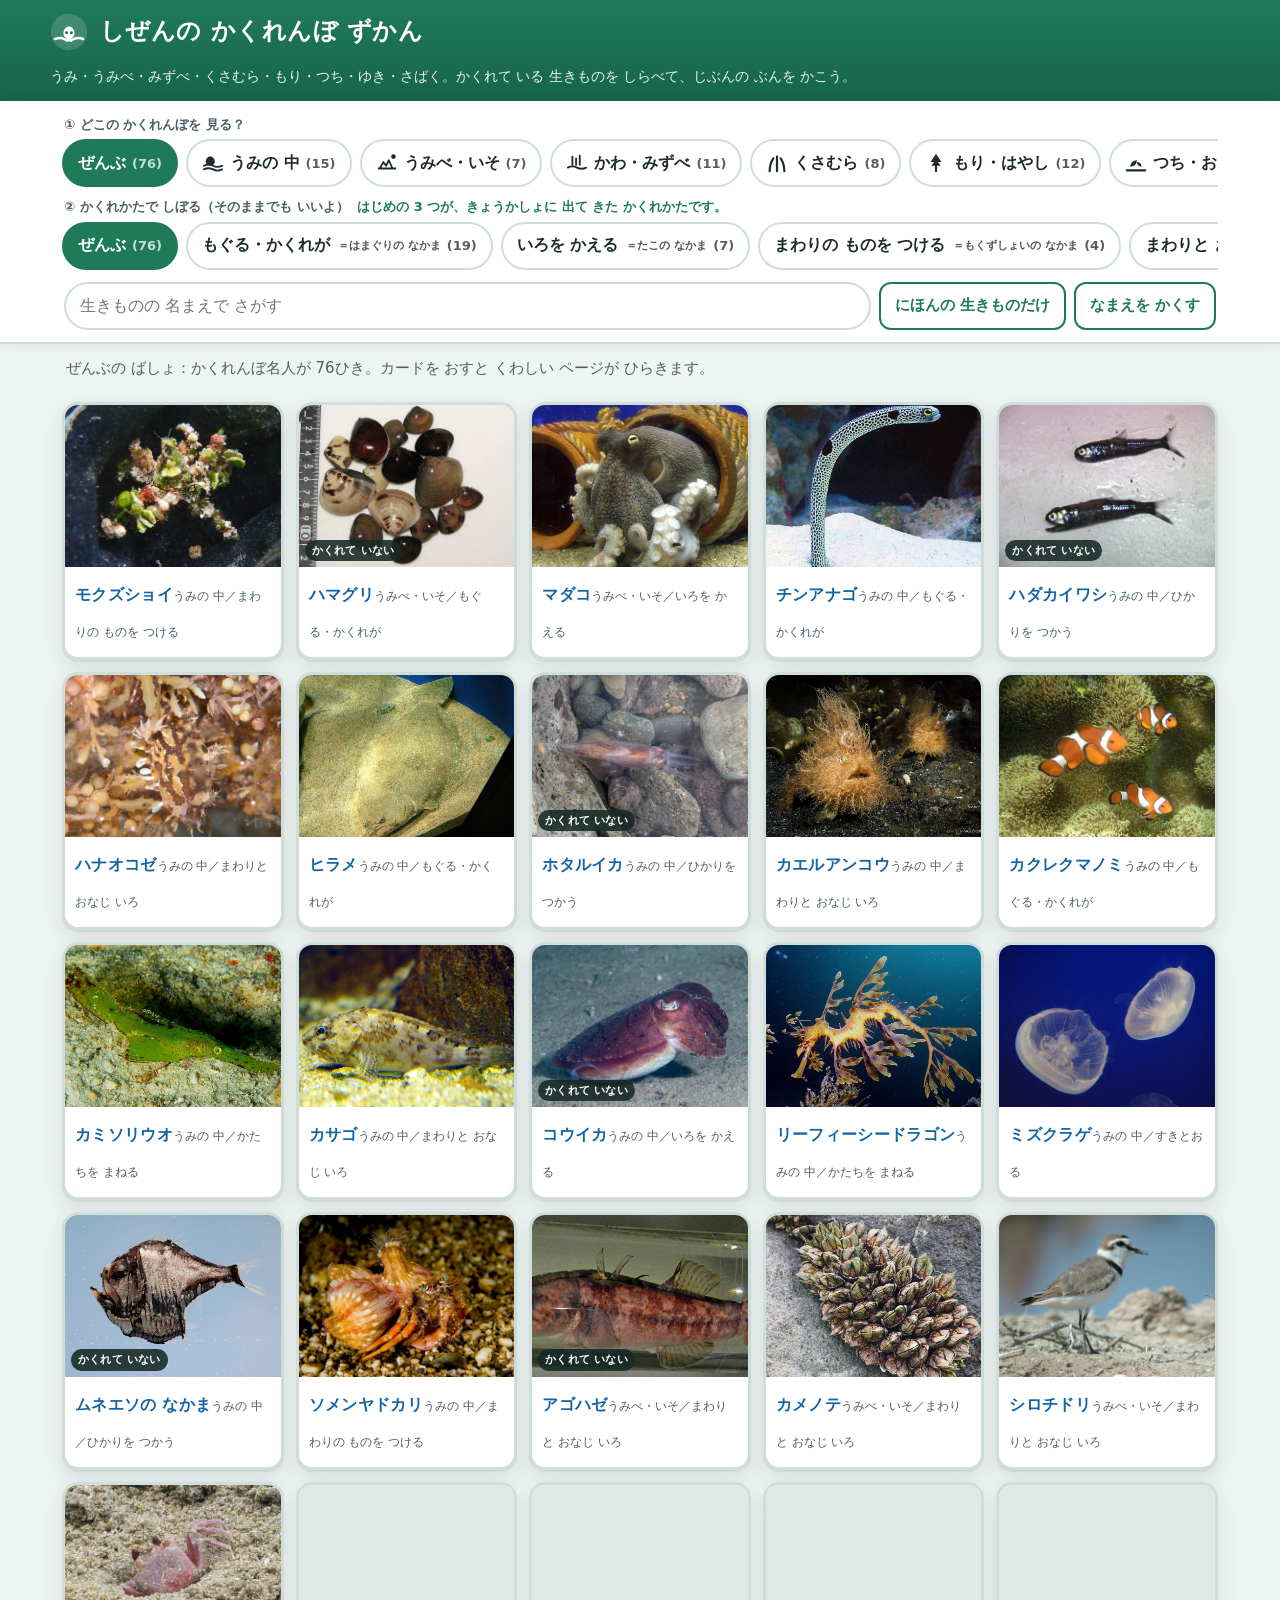
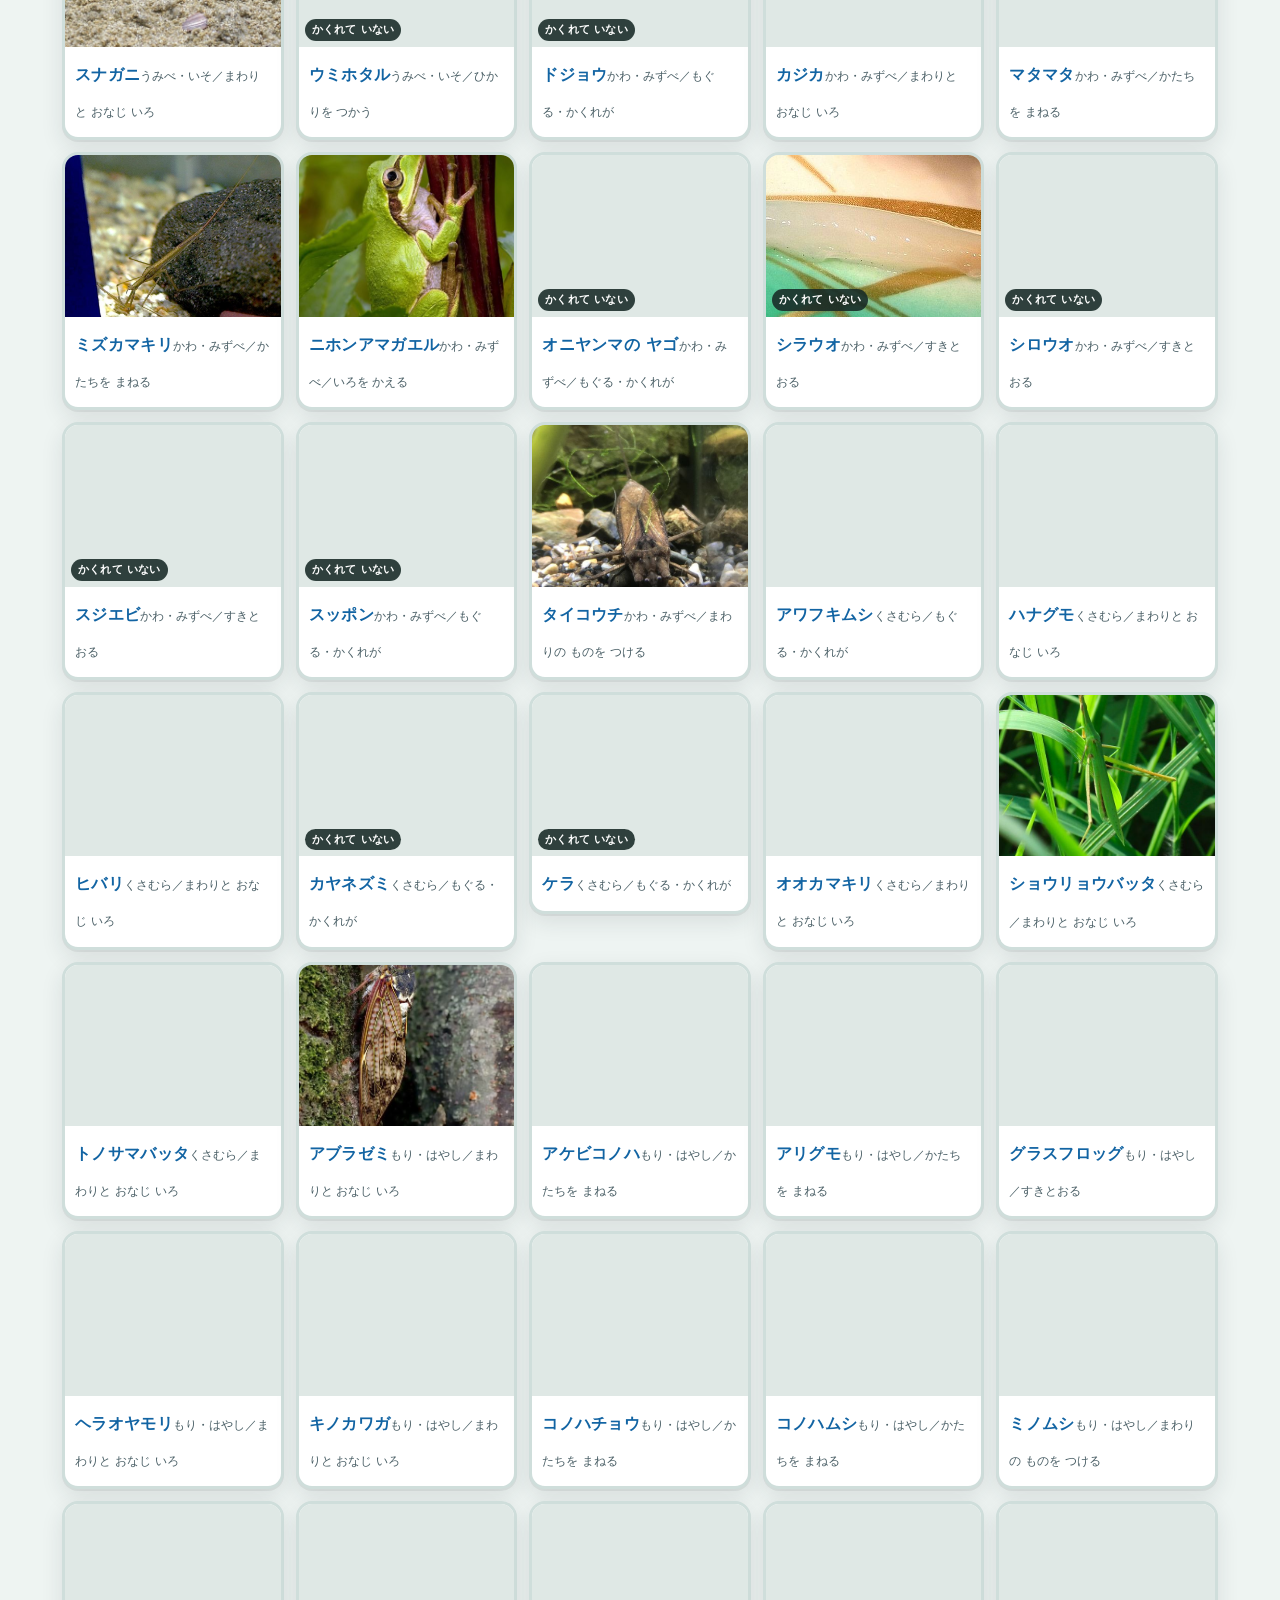
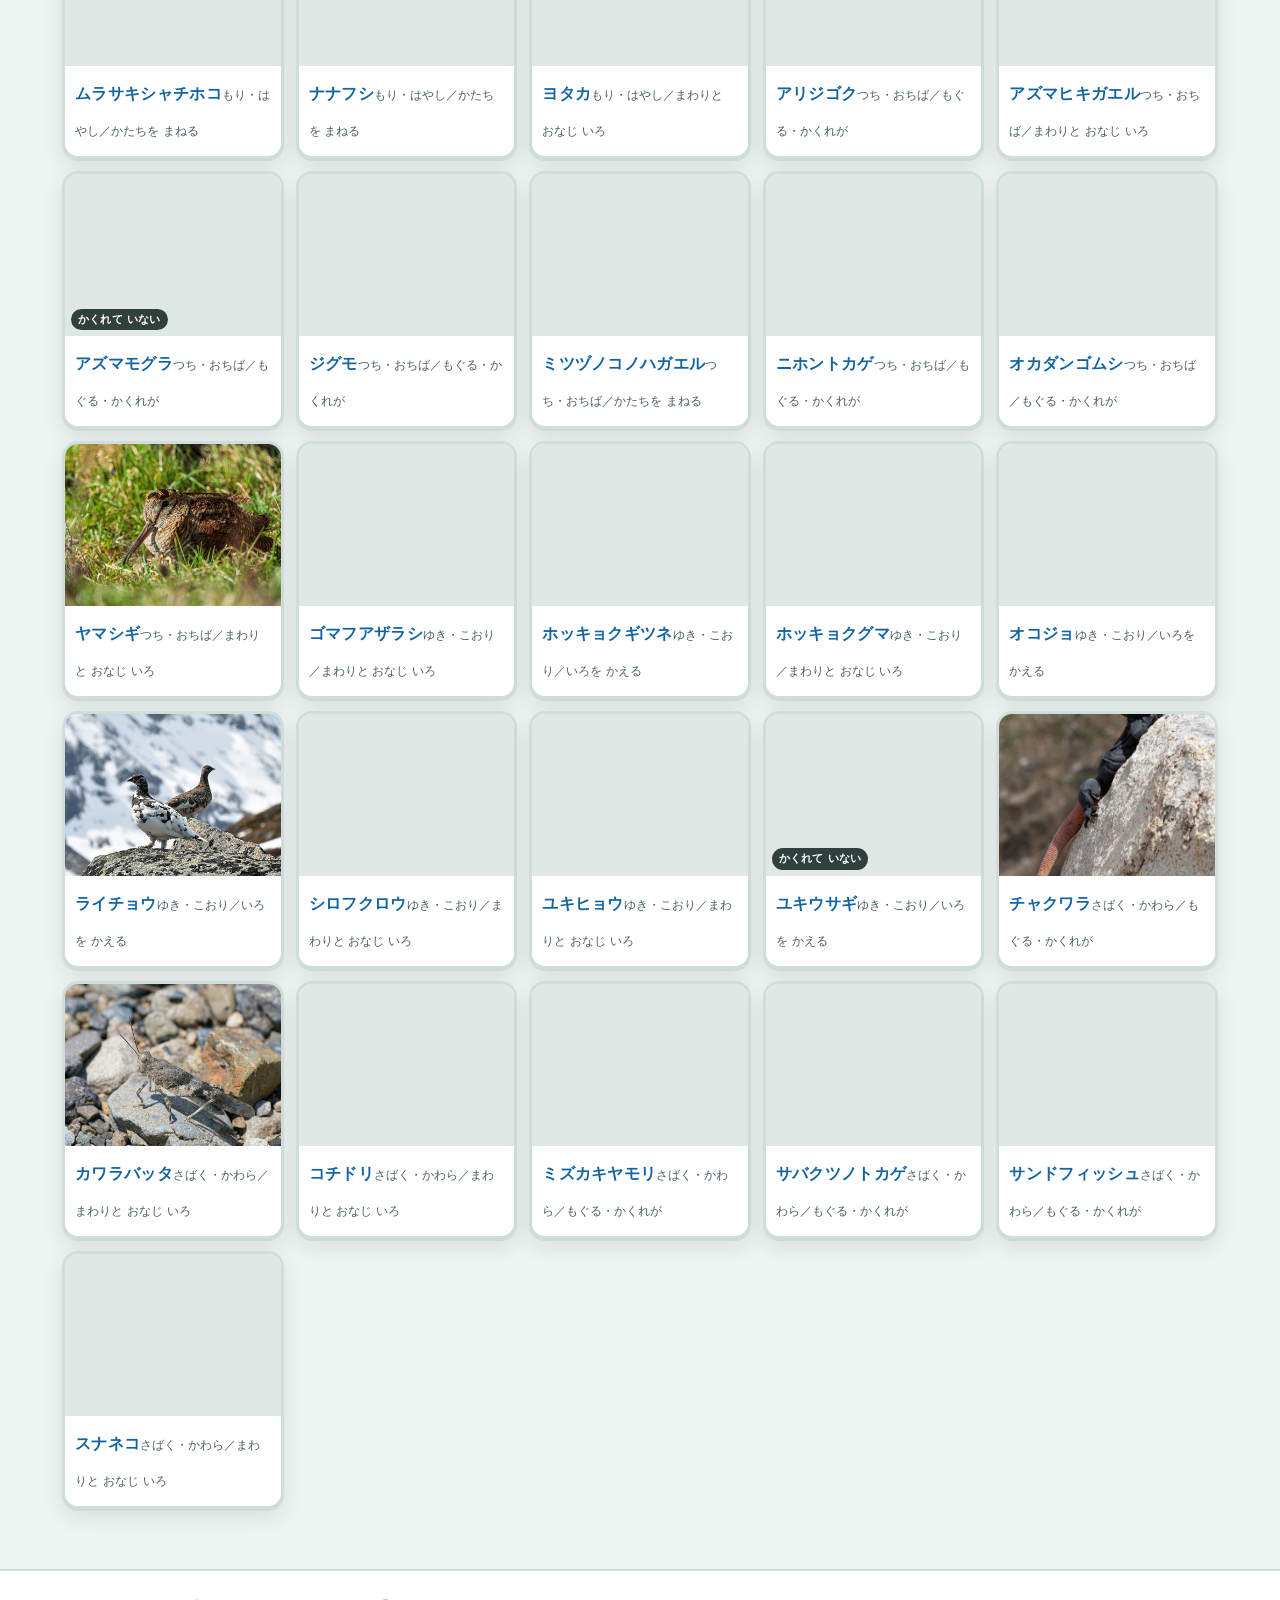
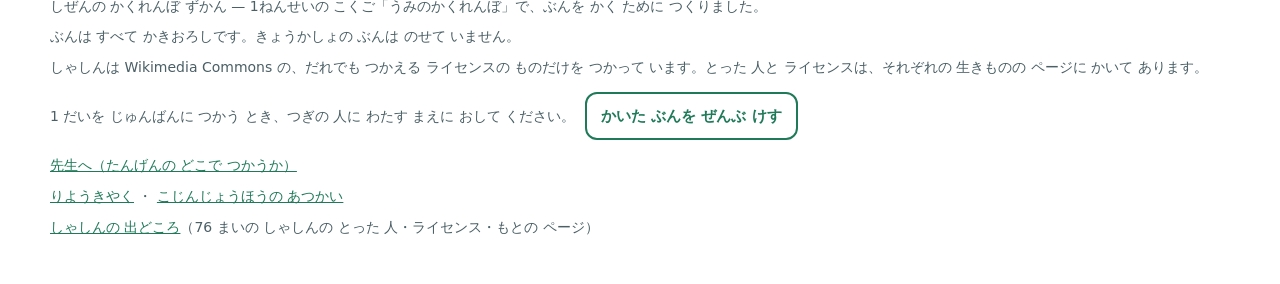
<file: index.html>
<!DOCTYPE html>
<html lang="ja">
<head>
<meta charset="utf-8">
<meta name="viewport" content="width=device-width, initial-scale=1, viewport-fit=cover">
<meta name="color-scheme" content="light">
<!-- ⚠️ 外から 1 つも 読まない ことを、ブラウザにも 言わせる。
     静的検査（tools/check-no-external.mjs）は「書いて ある URL」しか 見ないので、
     実行中に 組み立てた URL は すりぬける。ここで 塞ぐと、すりぬけた ものも
     ブラウザが 止める（GIGA Standard v5 の B_CSP）。
     ⚠️ style-src に 'unsafe-inline' が 要る。giga-sw-updater.js の
        おしらせは Shadow DOM の 中に <style> を 書くので、外すと
        「新しい ばんが あります」の 見た目が こわれる。
        script-src の ほうには ぜったいに 足さない。
     ⚠️ frame-ancestors は <meta> では 無視される。ここに 書かない。
     ⚠️ 出どころ（Wikimedia など）への <a href> は「読み込み」では なく
        「ページの 行き先」なので、これに 止められない。 -->
<meta http-equiv="Content-Security-Policy" content="
  default-src 'self';
  script-src 'self';
  style-src 'self' 'unsafe-inline';
  img-src 'self' data:;
  font-src 'self';
  connect-src 'self';
  manifest-src 'self';
  worker-src 'self';
  base-uri 'self';
  form-action 'none';
  object-src 'none';
">
<title>しぜんの かくれんぼ ずかん｜うみ・くさむら・もり・ゆきの かくれんぼ名人</title>
<meta name="description" content="小学1年生の国語「うみのかくれんぼ」で、自分の生きものの かくれ方を 書くための ずかんです。うみ・うみべ・みずべ・くさむら・もり・つち・ゆき・さばく の生きものを、写真と、教材文と同じ「ばしょ → からだ → かくれ方」の文で しらべられます。">
<meta name="robots" content="index, follow">
<meta property="og:title" content="しぜんの かくれんぼ ずかん">
<meta property="og:description" content="うみ・くさむら・もり・ゆき…… いろいろな しぜんの 中で かくれる 生きものを、写真と 1年生の 文で しらべられます。">
<meta property="og:type" content="website">
<link rel="icon" href="./assets/favicon.svg" type="image/svg+xml">
<link rel="apple-touch-icon" href="./assets/icon-180.png">
<link rel="manifest" href="./manifest.webmanifest">
<meta name="theme-color" content="#1f7a5a">
<link rel="stylesheet" href="./style.css">
<!-- ⚠️ install-hook.js だけは <head> で 読む。
     Chrome は 条件が そろうと すぐに beforeinstallprompt を 出すので、
     本体（app.js）の あとだと 合図を 取りこぼし、通信の 遅い 端末で
     「ホームに いれる」が 出なく なる（GIGA Standard v5 の E_INSTALL_HOOK）。
     defer なので 画面を 止めない。 -->
<script src="./install-hook.js" defer></script>
</head>
<body>

<a class="skip-link" href="#grid">カードまで すすむ</a>

<header class="site">
  <div class="site-inner">
    <svg class="mark" viewBox="0 0 48 48" aria-hidden="true">
      <circle cx="24" cy="24" r="23" fill="#ffffff" opacity=".16"/>
      <path d="M6 33c5-2 9-2 12 0 4 2 8 2 12 0 4-2 8-2 12 0" fill="none" stroke="#fff" stroke-width="3" stroke-linecap="round"/>
      <path d="M17 26c0-5 3-9 7-9s7 4 7 9c0 3-2 5-4 6l1 5-4-2-4 2 1-5c-2-1-4-3-4-6z" fill="#fff"/>
      <circle cx="21" cy="25" r="1.8" fill="#17654a"/>
      <circle cx="27" cy="25" r="1.8" fill="#17654a"/>
    </svg>
    <h1>しぜんの かくれんぼ ずかん</h1>
    <p class="lead">うみ・うみべ・みずべ・くさむら・もり・つち・ゆき・さばく。かくれて いる 生きものを しらべて、じぶんの ぶんを かこう。</p>
  </div>
</header>

<nav class="toolbar" aria-label="生きものの えらびかた">
  <div class="toolbar-inner">
    <p class="tab-label" id="lbl-place">① どこの かくれんぼを 見る？</p>
    <div class="tabs" id="place-tabs" role="group" aria-labelledby="lbl-place"></div>

    <p class="tab-label" id="lbl-kind">
      ② かくれかたで しぼる（そのままでも いいよ）
      <span class="tab-note">はじめの 3 つが、きょうかしょに 出て きた かくれかたです。</span>
    </p>
    <div class="tabs" id="kind-tabs" role="group" aria-labelledby="lbl-kind"></div>

    <div class="toolbar-row">
      <label class="skip-link" for="q">生きものを さがす</label>
      <input class="search" id="q" type="search" placeholder="生きものの 名まえで さがす" autocomplete="off">
      <button class="btn" type="button" id="jp-toggle" aria-pressed="false">にほんの 生きものだけ</button>
      <button class="btn" type="button" id="quiz-toggle" aria-pressed="false">なまえを かくす</button>
    </div>
  </div>
</nav>

<p class="count-line" id="count" role="status" aria-live="polite"></p>

<!-- ⚠️ カードを ひらかないで いんさつすると、紙が まっ白に なる。
     @media print は 見出しも 一らんも 消すので、紙に 出る ものが
     1 つも のこらない（2026-11-09 に 実測）。その ときの ための 1 行。
     画面には 出ない。カードを ひらいて いる あいだは 紙にも 出ない。 -->
<p class="print-hint">「しぜんの かくれんぼ ずかん」<br>
生きものの カードを ひらいてから いんさつすると、「かくれんぼカード」が 出ます。</p>

<main>
  <div class="grid" id="grid"></div>
  <p class="empty" id="empty" hidden>この くみあわせの 生きものは いません。さがす ことばを けすか、①か ②を「ぜんぶ」に もどして みて ください。</p>
</main>

<dialog class="sheet" id="sheet" aria-labelledby="sheet-title">
  <div class="sheet-head">
    <h2 id="sheet-title"></h2>
    <button class="close" type="button" id="sheet-close">とじる</button>
  </div>
  <div class="sheet-body" id="sheet-body"></div>
</dialog>

<footer class="site">
  <div class="footer-inner">
    <!-- ⚠️ ここも 1年生が 読む ところ。つかう 漢字は
         上の カードと 同じ 41字（tools/check-text.mjs が 見張って いる）。
         下まで ころがせば 子どもも 見るので、ここだけ 大人の 字に しない。 -->
    <p>しぜんの かくれんぼ ずかん — 1ねんせいの こくご「うみのかくれんぼ」で、ぶんを かく ために つくりました。</p>
    <p>ぶんは すべて かきおろしです。きょうかしょの ぶんは のせて いません。</p>
    <p>しゃしんは Wikimedia Commons の、だれでも つかえる ライセンスの ものだけを つかって います。とった 人と ライセンスは、それぞれの 生きものの ページに かいて あります。</p>
    <!-- ⚠️ 1 だいの たんまつを 2 人で つかう ときの ため。
         かいた ぶんは この たんまつに のこるので、つぎの 人が
         おなじ カードを ひらくと 前の 人の ぶんが 出て くる。
         カードの 中の「ぜんぶ けす」は、その 1 ひきぶんだけ。
         ここは たんまつに のこって いる ぶんを ぜんぶ けす。 -->
    <p class="wipe-row">1 だいを じゅんばんに つかう とき、つぎの 人に わたす まえに おして ください。
      <button class="btn" type="button" id="wipe-drafts">かいた ぶんを ぜんぶ けす</button>
    </p>
    <p><a href="./for-teachers.html">先生へ（たんげんの どこで つかうか）</a></p>
    <!-- ⚠️ 「しゃしんの 出どころ」を #local-links の 中に 入れない こと。
         giga-school.com では app.js の tidyFooterLinks() が #local-links を
         まるごと かくし、giga-app-links.js が りようきやく・こじんじょうほうを
         出しなおす。ところが あちらは 出どころの ページを 持って いないので、
         いっしょに 入れて おくと **出どころへ 行ける 道が 1 本も なく なる**。
         CC BY / CC BY-SA は 作者と ライセンスを 出すのが 条件なので、
         ここが 消えると ライセンスの 条件を 満たさなく なる。 -->
    <p id="local-links"><a href="./terms.html">りようきやく</a> ・ <a href="./privacy.html">こじんじょうほうの あつかい</a></p>
    <p><a href="./credits.html">しゃしんの 出どころ</a>（76 まいの しゃしんの とった 人・ライセンス・もとの ページ）</p>
    <span data-giga-links data-links="terms,privacy"></span>
  </div>
</footer>

<script src="./data/animals.js"></script>
<script src="./app.js"></script>
<script src="./giga-app-links.js" defer></script>
<script src="./giga-sw-updater.js" defer></script>
</body>
</html>
</file>
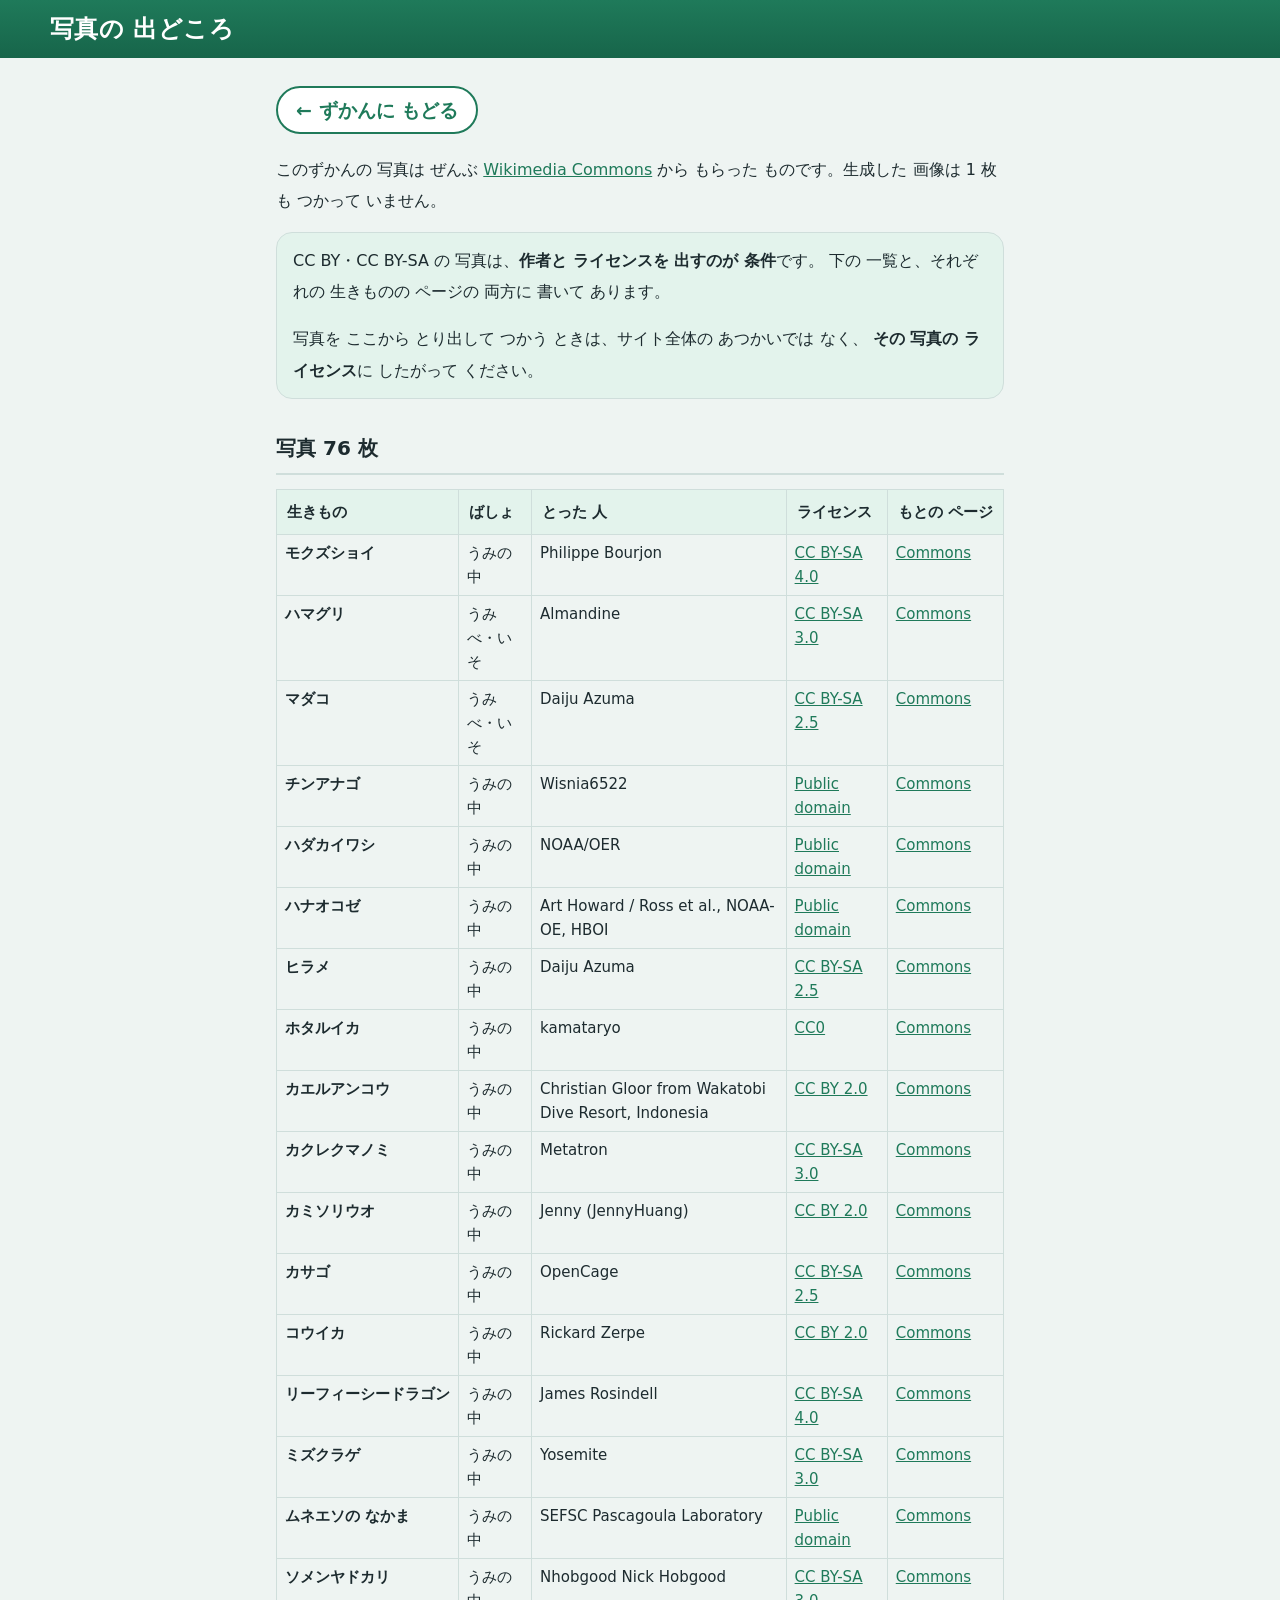
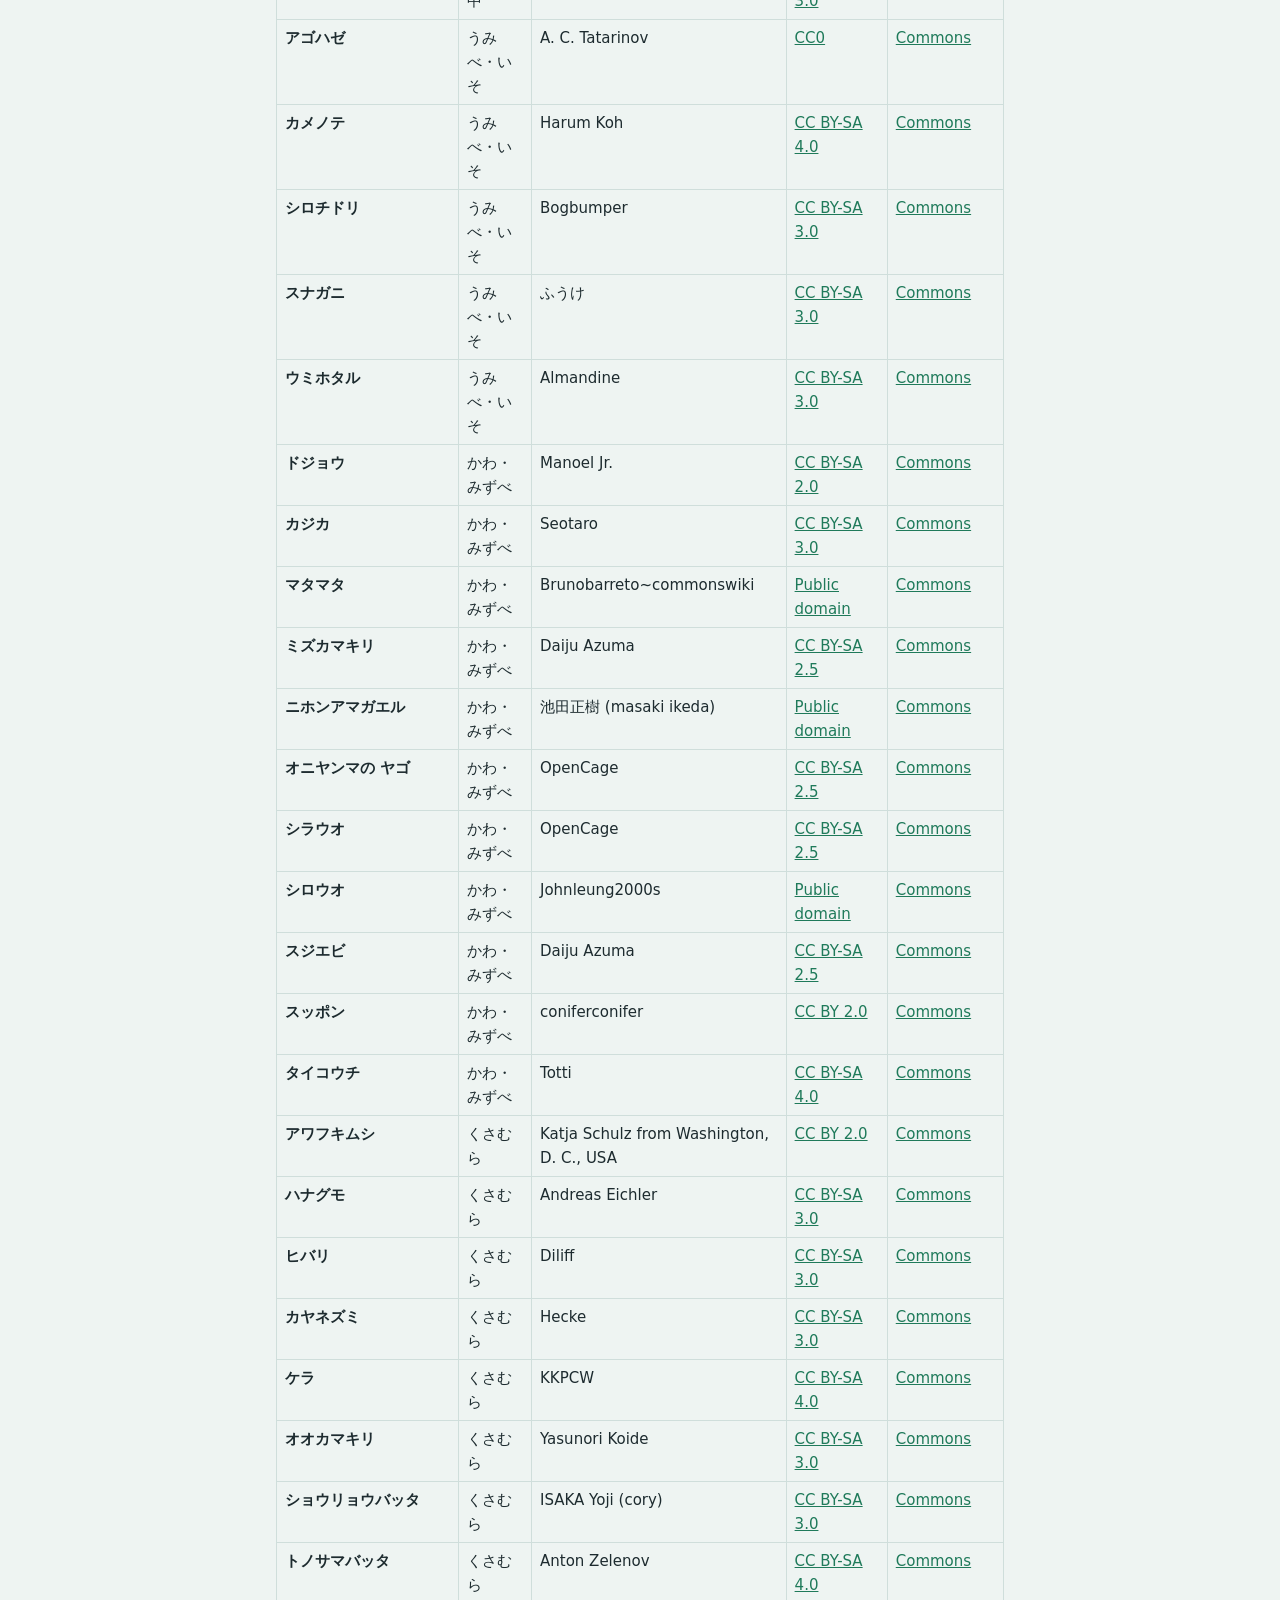
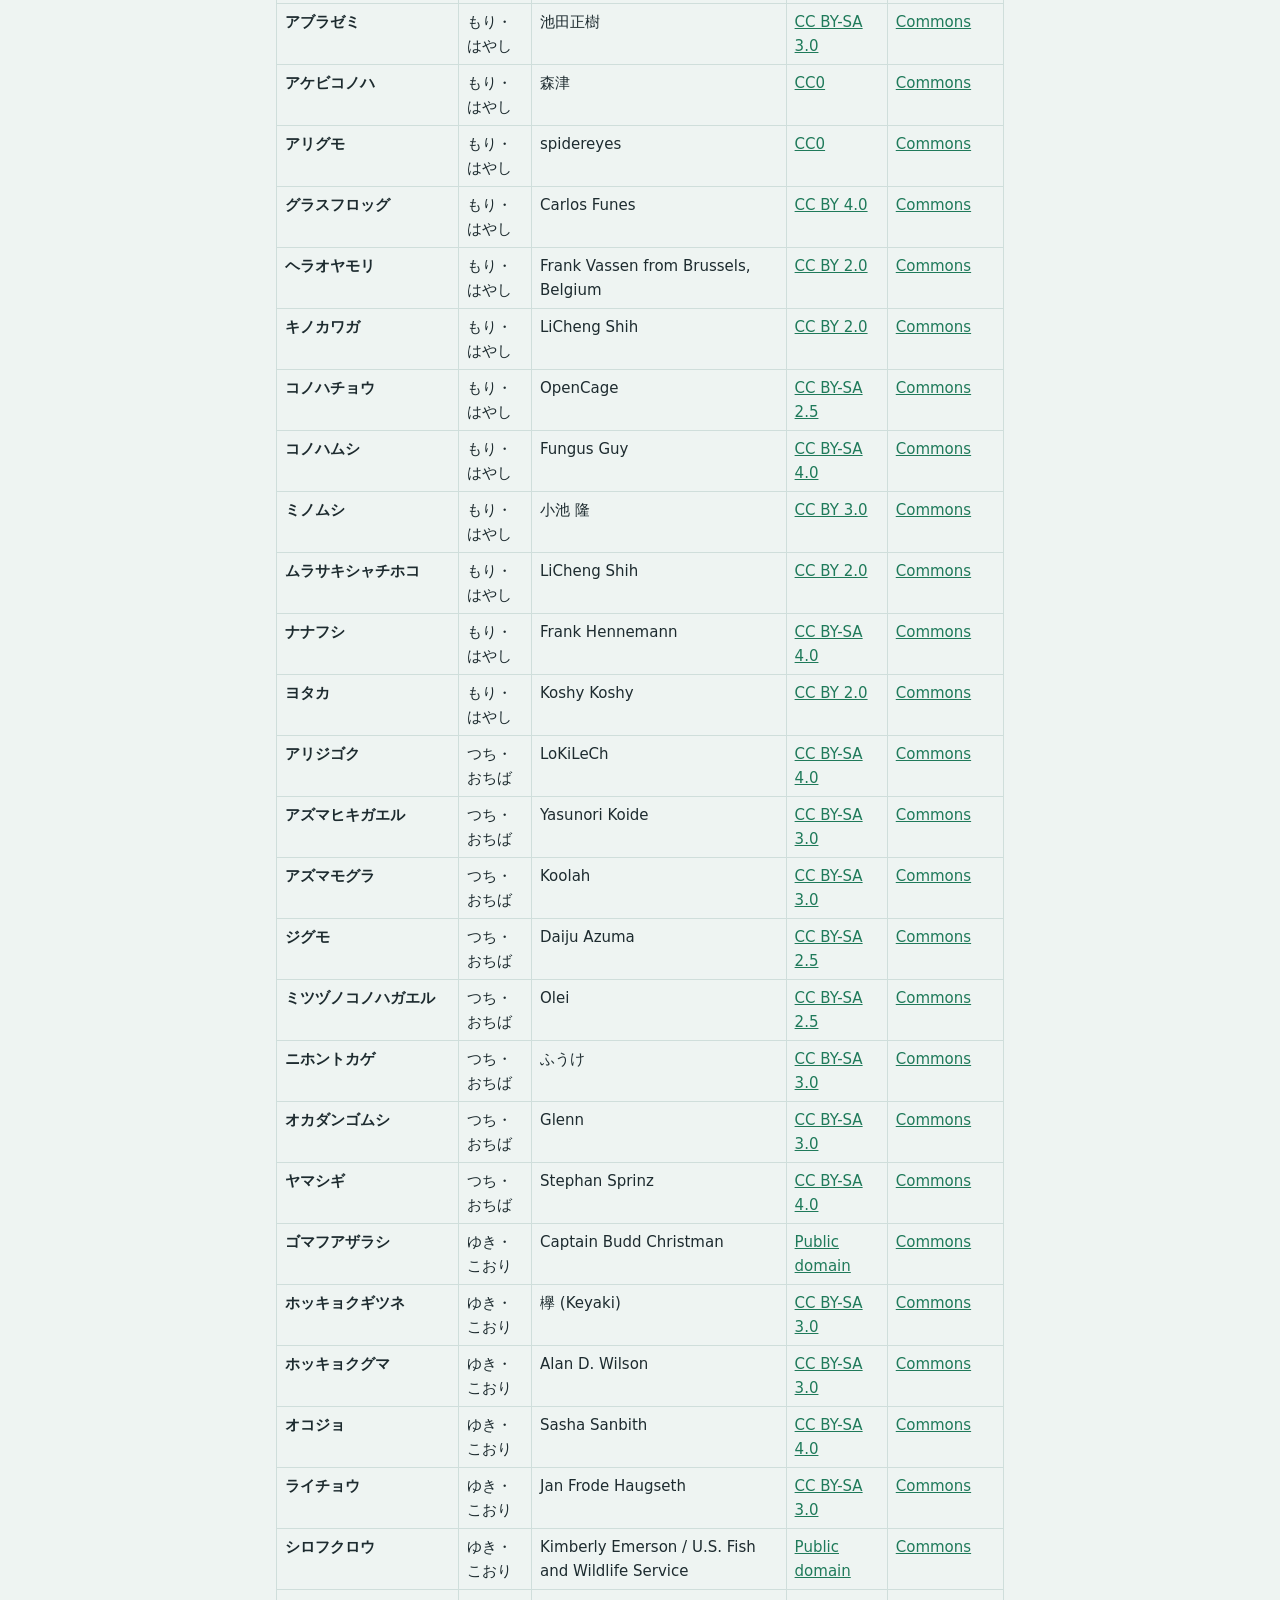
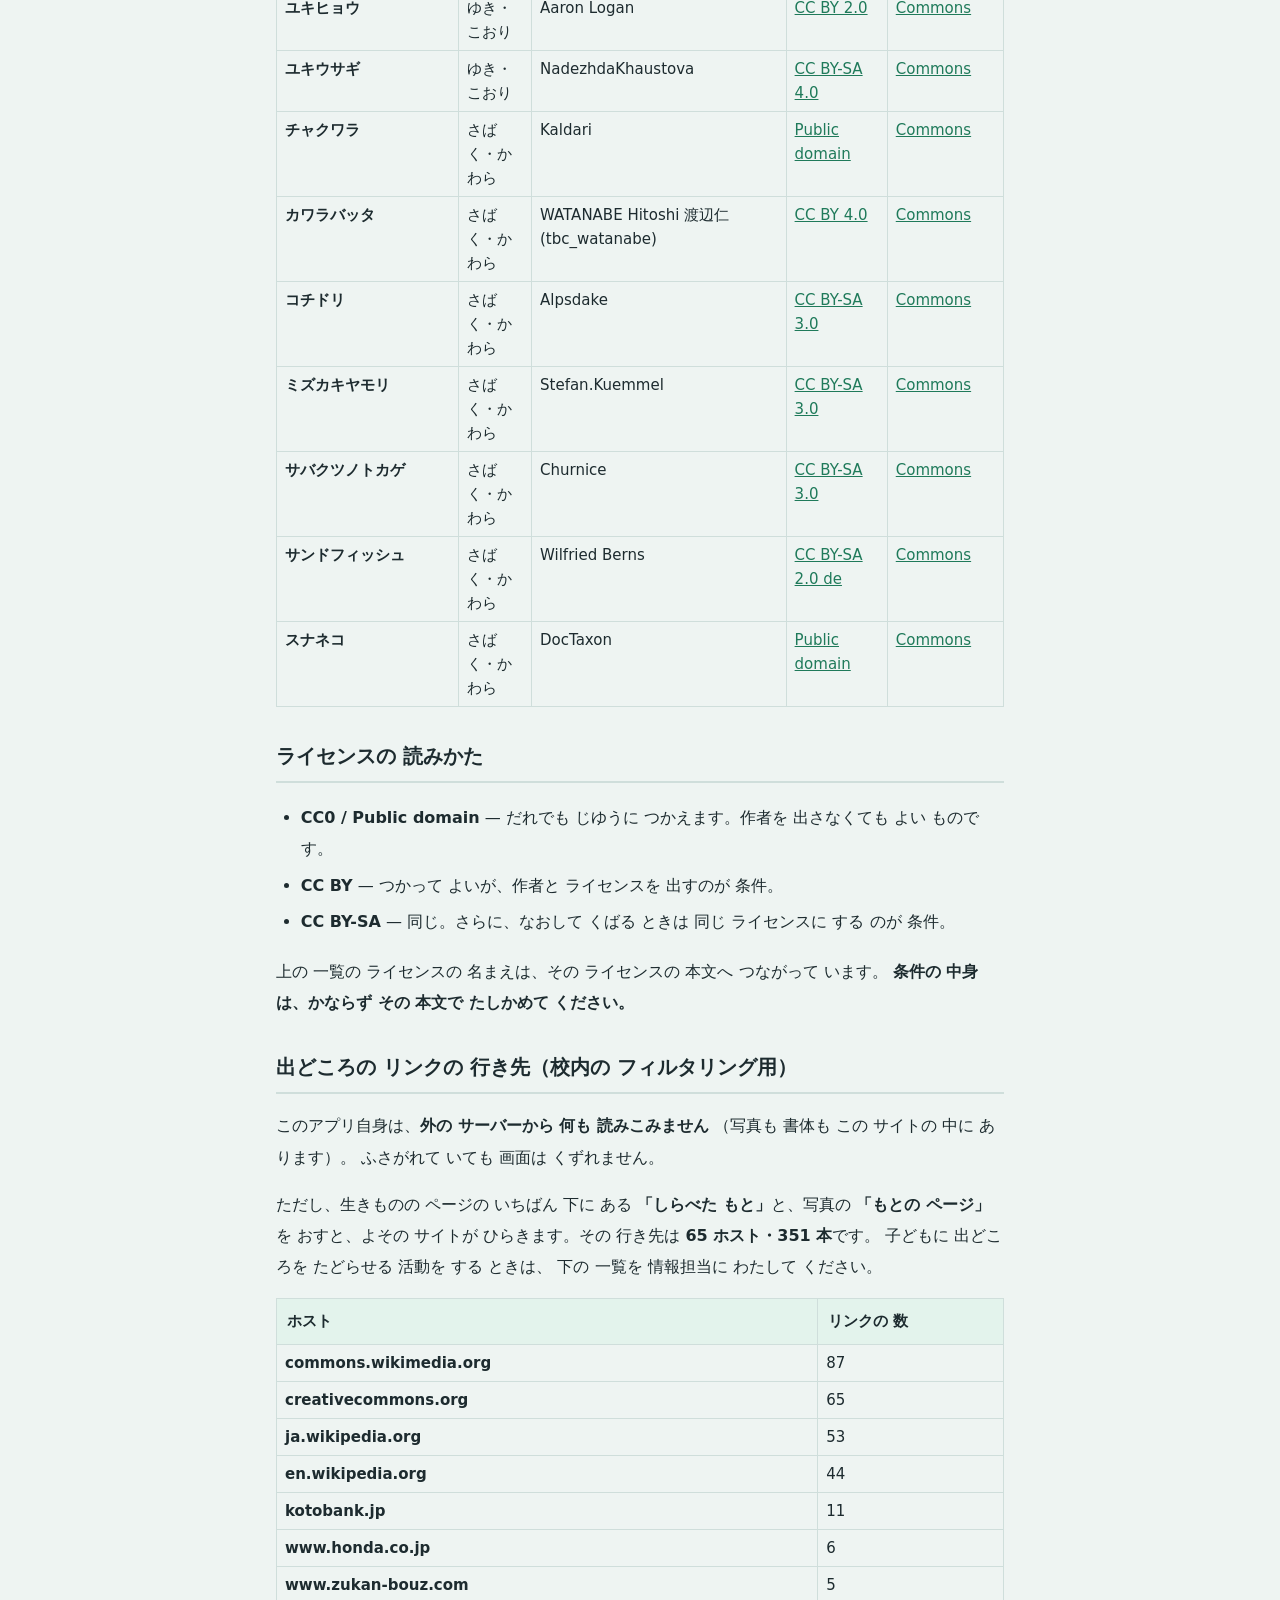
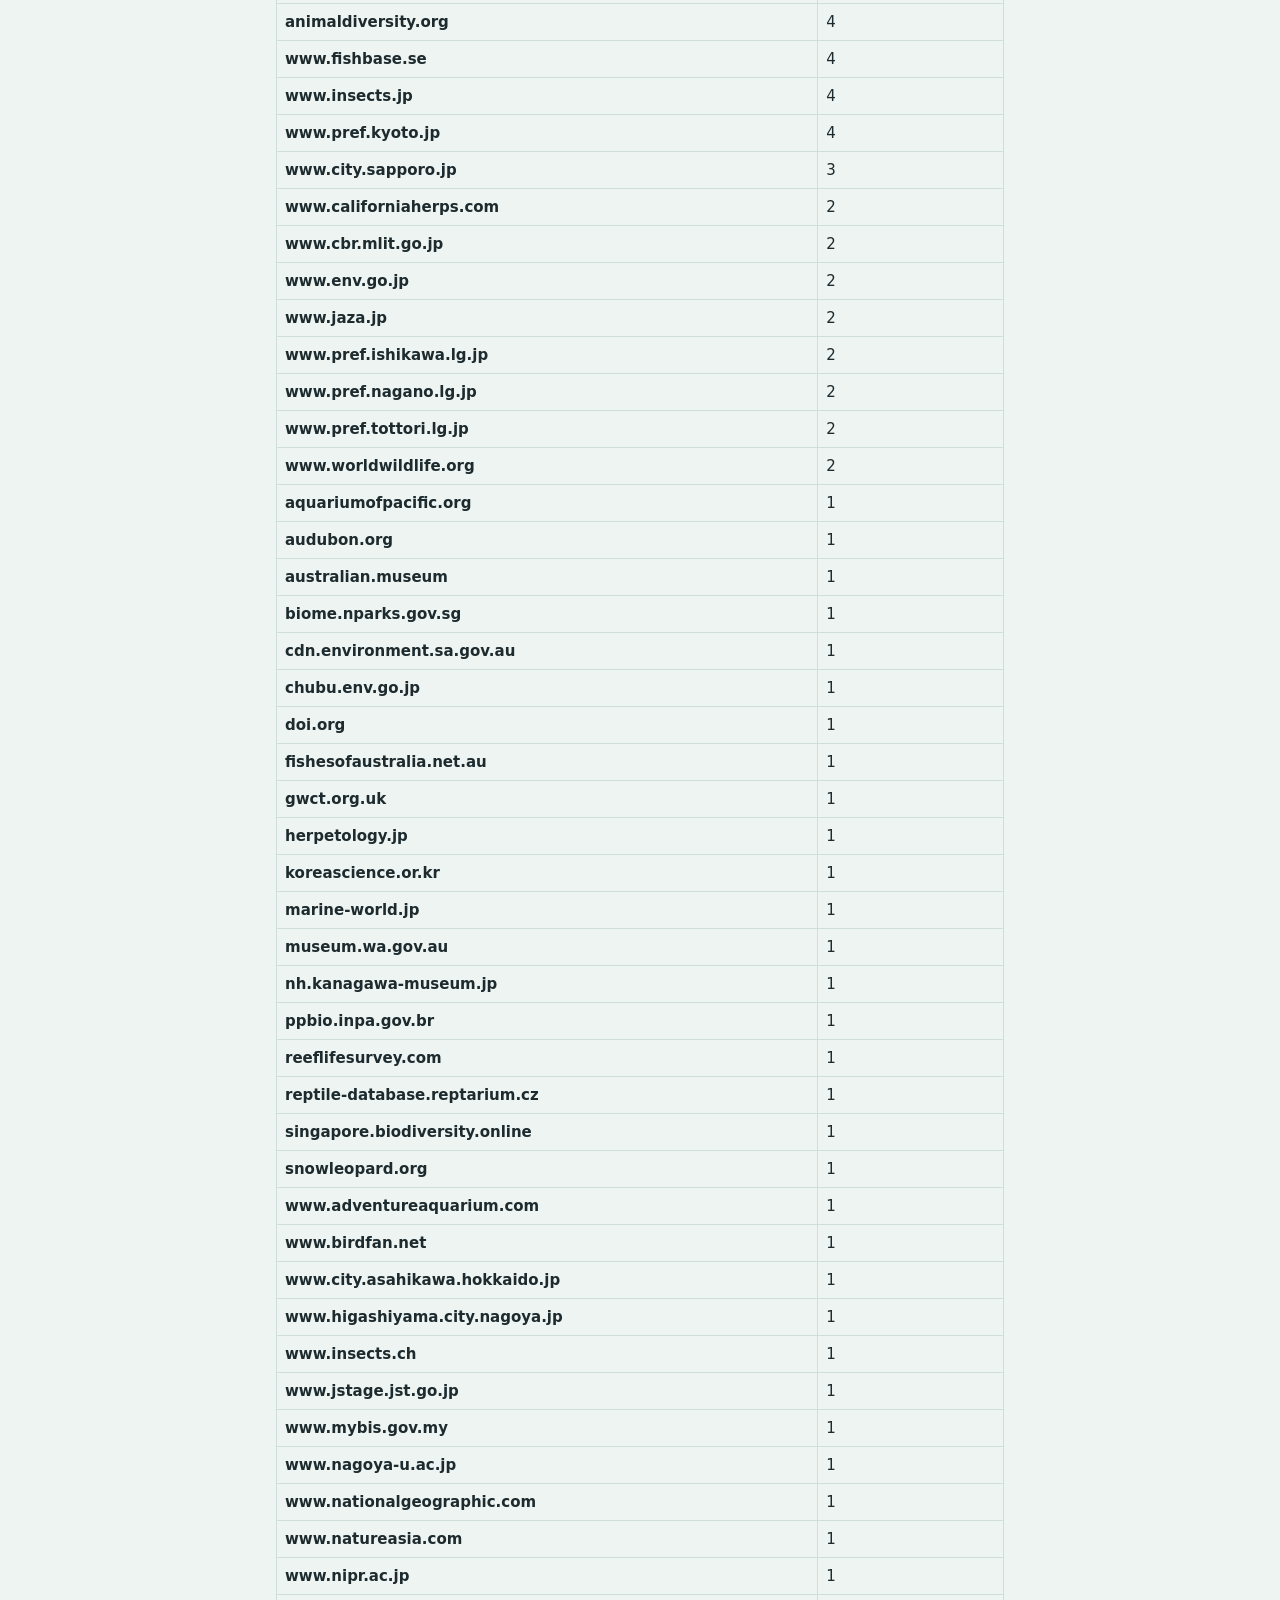
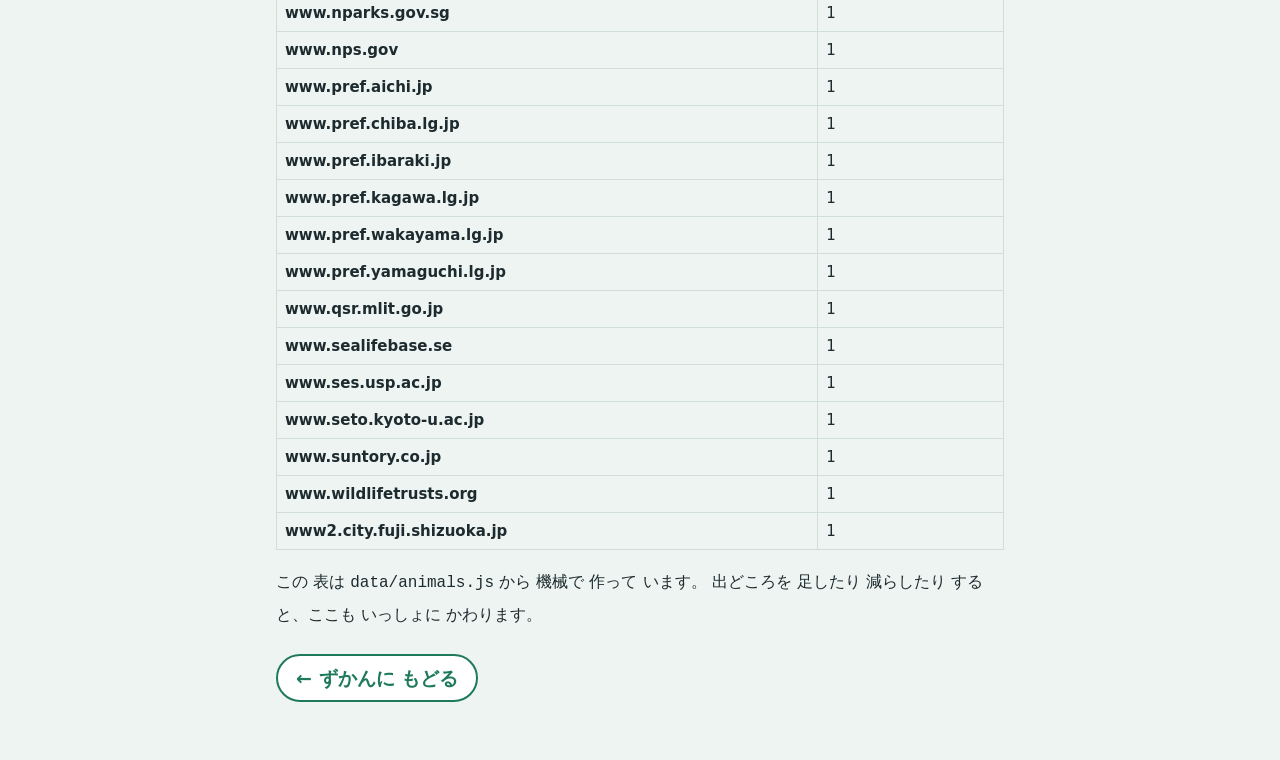
<file: credits.html>
<!DOCTYPE html>
<html lang="ja">
<head>
<meta charset="utf-8">
<meta name="viewport" content="width=device-width, initial-scale=1, viewport-fit=cover">
<meta name="color-scheme" content="light">
<title>写真の 出どころ｜しぜんの かくれんぼ ずかん</title>
<meta name="description" content="このずかんで つかって いる 写真 76 枚の 作者・ライセンス・もとの ページの 一覧です。">
<link rel="icon" href="./assets/favicon.svg" type="image/svg+xml">
<meta name="theme-color" content="#1f7a5a">
<link rel="stylesheet" href="./style.css">
</head>
<body class="doc-page">
<!-- ⚠️ このファイルは tools/build-credits.mjs が 作って います。
     手で 直さないで ください。写真を 直したら content/photos.json を
     直して、node tools/build-animals.mjs → node tools/build-credits.mjs。 -->
<header class="site">
  <div class="site-inner">
    <h1>写真の 出どころ</h1>
  </div>
</header>
<main class="doc">
<a class="back" href="./">← ずかんに もどる</a>

<p>このずかんの 写真は ぜんぶ <a href="https://commons.wikimedia.org/" target="_blank" rel="noopener">Wikimedia Commons</a>
から もらった ものです。生成した 画像は 1 枚も つかって いません。</p>

<div class="note">
<p>CC BY・CC BY-SA の 写真は、<strong>作者と ライセンスを 出すのが 条件</strong>です。
下の 一覧と、それぞれの 生きものの ページの 両方に 書いて あります。</p>
<p>写真を ここから とり出して つかう ときは、サイト全体の あつかいでは なく、
<strong>その 写真の ライセンス</strong>に したがって ください。</p>
</div>

<h2>写真 76 枚</h2>
<table class="credits">
<thead><tr><th>生きもの</th><th>ばしょ</th><th>とった 人</th><th>ライセンス</th><th>もとの ページ</th></tr></thead>
<tbody>
<tr><td class="nm">モクズショイ</td><td>うみの 中</td><td>Philippe Bourjon</td><td><a href="https://creativecommons.org/licenses/by-sa/4.0/" target="_blank" rel="noopener">CC BY-SA 4.0</a></td><td><a href="https://commons.wikimedia.org/wiki/File:Camposcia_retusa_Réunion.JPG" target="_blank" rel="noopener">Commons</a></td></tr>
<tr><td class="nm">ハマグリ</td><td>うみべ・いそ</td><td>Almandine</td><td><a href="https://creativecommons.org/licenses/by-sa/3.0/" target="_blank" rel="noopener">CC BY-SA 3.0</a></td><td><a href="https://commons.wikimedia.org/wiki/File:Meretrix_lusoria.jpg" target="_blank" rel="noopener">Commons</a></td></tr>
<tr><td class="nm">マダコ</td><td>うみべ・いそ</td><td>Daiju Azuma</td><td><a href="https://creativecommons.org/licenses/by-sa/2.5/" target="_blank" rel="noopener">CC BY-SA 2.5</a></td><td><a href="https://commons.wikimedia.org/wiki/File:Octopus_sinensis.jpg" target="_blank" rel="noopener">Commons</a></td></tr>
<tr><td class="nm">チンアナゴ</td><td>うみの 中</td><td>Wisnia6522</td><td><a href="https://commons.wikimedia.org/wiki/Commons:Licensing#Material_in_the_public_domain" target="_blank" rel="noopener">Public domain</a></td><td><a href="https://commons.wikimedia.org/wiki/File:W%C4%99gorz_ogrodowy.jpg" target="_blank" rel="noopener">Commons</a></td></tr>
<tr><td class="nm">ハダカイワシ</td><td>うみの 中</td><td>NOAA/OER</td><td><a href="https://commons.wikimedia.org/wiki/Commons:Licensing#Material_in_the_public_domain" target="_blank" rel="noopener">Public domain</a></td><td><a href="https://commons.wikimedia.org/wiki/File%3ALanternfish_by_NOAA.jpg" target="_blank" rel="noopener">Commons</a></td></tr>
<tr><td class="nm">ハナオコゼ</td><td>うみの 中</td><td>Art Howard / Ross et al., NOAA-OE, HBOI</td><td><a href="https://commons.wikimedia.org/wiki/Commons:Licensing#Material_in_the_public_domain" target="_blank" rel="noopener">Public domain</a></td><td><a href="https://commons.wikimedia.org/wiki/File%3AHistrio_histrio.jpg" target="_blank" rel="noopener">Commons</a></td></tr>
<tr><td class="nm">ヒラメ</td><td>うみの 中</td><td>Daiju Azuma</td><td><a href="https://creativecommons.org/licenses/by-sa/2.5/" target="_blank" rel="noopener">CC BY-SA 2.5</a></td><td><a href="https://commons.wikimedia.org/wiki/File:Paralichthys_olivaceus.jpg" target="_blank" rel="noopener">Commons</a></td></tr>
<tr><td class="nm">ホタルイカ</td><td>うみの 中</td><td>kamataryo</td><td><a href="https://creativecommons.org/publicdomain/zero/1.0/" target="_blank" rel="noopener">CC0</a></td><td><a href="https://commons.wikimedia.org/wiki/File%3AWatasenia_scintillans_002.jpg" target="_blank" rel="noopener">Commons</a></td></tr>
<tr><td class="nm">カエルアンコウ</td><td>うみの 中</td><td>Christian Gloor from Wakatobi Dive Resort, Indonesia</td><td><a href="https://creativecommons.org/licenses/by/2.0/" target="_blank" rel="noopener">CC BY 2.0</a></td><td><a href="https://commons.wikimedia.org/wiki/File:Antennarius_striatus_%2814911110794%29.jpg" target="_blank" rel="noopener">Commons</a></td></tr>
<tr><td class="nm">カクレクマノミ</td><td>うみの 中</td><td>Metatron</td><td><a href="https://creativecommons.org/licenses/by-sa/3.0/" target="_blank" rel="noopener">CC BY-SA 3.0</a></td><td><a href="https://commons.wikimedia.org/wiki/File:Ocellaris_clownfish.JPG" target="_blank" rel="noopener">Commons</a></td></tr>
<tr><td class="nm">カミソリウオ</td><td>うみの 中</td><td>Jenny (JennyHuang)</td><td><a href="https://creativecommons.org/licenses/by/2.0/" target="_blank" rel="noopener">CC BY 2.0</a></td><td><a href="https://commons.wikimedia.org/wiki/File:Solenostomus_cyanopterus.jpg" target="_blank" rel="noopener">Commons</a></td></tr>
<tr><td class="nm">カサゴ</td><td>うみの 中</td><td>OpenCage</td><td><a href="https://creativecommons.org/licenses/by-sa/2.5/" target="_blank" rel="noopener">CC BY-SA 2.5</a></td><td><a href="https://commons.wikimedia.org/wiki/File:Sebastiscus_marmoratus_by_OpenCage.jpg" target="_blank" rel="noopener">Commons</a></td></tr>
<tr><td class="nm">コウイカ</td><td>うみの 中</td><td>Rickard Zerpe</td><td><a href="https://creativecommons.org/licenses/by/2.0/" target="_blank" rel="noopener">CC BY 2.0</a></td><td><a href="https://commons.wikimedia.org/wiki/File%3AGolden_Cuttlefish_%28Sepia_esculenta%29_%2849152874797%29.jpg" target="_blank" rel="noopener">Commons</a></td></tr>
<tr><td class="nm">リーフィーシードラゴン</td><td>うみの 中</td><td>James Rosindell</td><td><a href="https://creativecommons.org/licenses/by-sa/4.0/" target="_blank" rel="noopener">CC BY-SA 4.0</a></td><td><a href="https://commons.wikimedia.org/wiki/File:Leafy_Seadragon_on_Kangaroo_Island.jpg" target="_blank" rel="noopener">Commons</a></td></tr>
<tr><td class="nm">ミズクラゲ</td><td>うみの 中</td><td>Yosemite</td><td><a href="https://creativecommons.org/licenses/by-sa/3.0/" target="_blank" rel="noopener">CC BY-SA 3.0</a></td><td><a href="https://commons.wikimedia.org/wiki/File:Aurelia_aurita_001.JPG" target="_blank" rel="noopener">Commons</a></td></tr>
<tr><td class="nm">ムネエソの なかま</td><td>うみの 中</td><td>SEFSC Pascagoula Laboratory</td><td><a href="https://commons.wikimedia.org/wiki/Commons:Licensing#Material_in_the_public_domain" target="_blank" rel="noopener">Public domain</a></td><td><a href="https://commons.wikimedia.org/wiki/File%3AArgyropelecusAculeatus.jpg" target="_blank" rel="noopener">Commons</a></td></tr>
<tr><td class="nm">ソメンヤドカリ</td><td>うみの 中</td><td>Nhobgood Nick Hobgood</td><td><a href="https://creativecommons.org/licenses/by-sa/3.0/" target="_blank" rel="noopener">CC BY-SA 3.0</a></td><td><a href="https://commons.wikimedia.org/wiki/File:Dardanus_pedunculatus_(Hermit_crab).jpg" target="_blank" rel="noopener">Commons</a></td></tr>
<tr><td class="nm">アゴハゼ</td><td>うみべ・いそ</td><td>A. C. Tatarinov</td><td><a href="https://creativecommons.org/publicdomain/zero/1.0/" target="_blank" rel="noopener">CC0</a></td><td><a href="https://commons.wikimedia.org/wiki/File:Chaenogobius_annularis.JPG" target="_blank" rel="noopener">Commons</a></td></tr>
<tr><td class="nm">カメノテ</td><td>うみべ・いそ</td><td>Harum Koh</td><td><a href="https://creativecommons.org/licenses/by-sa/4.0/" target="_blank" rel="noopener">CC BY-SA 4.0</a></td><td><a href="https://commons.wikimedia.org/wiki/File:Capitulum_mitella_koh.jpg" target="_blank" rel="noopener">Commons</a></td></tr>
<tr><td class="nm">シロチドリ</td><td>うみべ・いそ</td><td>Bogbumper</td><td><a href="https://creativecommons.org/licenses/by-sa/3.0/" target="_blank" rel="noopener">CC BY-SA 3.0</a></td><td><a href="https://commons.wikimedia.org/wiki/File:Charadrius_alexandrinus_0711.jpg" target="_blank" rel="noopener">Commons</a></td></tr>
<tr><td class="nm">スナガニ</td><td>うみべ・いそ</td><td>ふうけ</td><td><a href="https://creativecommons.org/licenses/by-sa/3.0/" target="_blank" rel="noopener">CC BY-SA 3.0</a></td><td><a href="https://commons.wikimedia.org/wiki/File:Sunagani060612.jpg" target="_blank" rel="noopener">Commons</a></td></tr>
<tr><td class="nm">ウミホタル</td><td>うみべ・いそ</td><td>Almandine</td><td><a href="https://creativecommons.org/licenses/by-sa/3.0/" target="_blank" rel="noopener">CC BY-SA 3.0</a></td><td><a href="https://commons.wikimedia.org/wiki/File:Vargula_hilgendorfii.jpg" target="_blank" rel="noopener">Commons</a></td></tr>
<tr><td class="nm">ドジョウ</td><td>かわ・みずべ</td><td>Manoel Jr.</td><td><a href="https://creativecommons.org/licenses/by-sa/2.0/" target="_blank" rel="noopener">CC BY-SA 2.0</a></td><td><a href="https://commons.wikimedia.org/wiki/File%3AWeather_loach_%28cropped%29.jpg" target="_blank" rel="noopener">Commons</a></td></tr>
<tr><td class="nm">カジカ</td><td>かわ・みずべ</td><td>Seotaro</td><td><a href="https://creativecommons.org/licenses/by-sa/3.0/" target="_blank" rel="noopener">CC BY-SA 3.0</a></td><td><a href="https://commons.wikimedia.org/wiki/File:Cottus_reinii%28Hamamatsu%2CShizuoka%2CJapan%29.jpg" target="_blank" rel="noopener">Commons</a></td></tr>
<tr><td class="nm">マタマタ</td><td>かわ・みずべ</td><td>Brunobarreto~commonswiki</td><td><a href="https://commons.wikimedia.org/wiki/Commons:Licensing#Material_in_the_public_domain" target="_blank" rel="noopener">Public domain</a></td><td><a href="https://commons.wikimedia.org/wiki/File:Matamata_turtle_2048x1536.jpg" target="_blank" rel="noopener">Commons</a></td></tr>
<tr><td class="nm">ミズカマキリ</td><td>かわ・みずべ</td><td>Daiju Azuma</td><td><a href="https://creativecommons.org/licenses/by-sa/2.5/" target="_blank" rel="noopener">CC BY-SA 2.5</a></td><td><a href="https://commons.wikimedia.org/wiki/File:Ranatra_chinensis.jpg" target="_blank" rel="noopener">Commons</a></td></tr>
<tr><td class="nm">ニホンアマガエル</td><td>かわ・みずべ</td><td>池田正樹 (masaki ikeda)</td><td><a href="https://commons.wikimedia.org/wiki/Commons:Licensing#Material_in_the_public_domain" target="_blank" rel="noopener">Public domain</a></td><td><a href="https://commons.wikimedia.org/wiki/File:Tree_frog2.jpg" target="_blank" rel="noopener">Commons</a></td></tr>
<tr><td class="nm">オニヤンマの ヤゴ</td><td>かわ・みずべ</td><td>OpenCage</td><td><a href="https://creativecommons.org/licenses/by-sa/2.5/" target="_blank" rel="noopener">CC BY-SA 2.5</a></td><td><a href="https://commons.wikimedia.org/wiki/File:Anotogaster_sieboldii_larva.jpg" target="_blank" rel="noopener">Commons</a></td></tr>
<tr><td class="nm">シラウオ</td><td>かわ・みずべ</td><td>OpenCage</td><td><a href="https://creativecommons.org/licenses/by-sa/2.5/" target="_blank" rel="noopener">CC BY-SA 2.5</a></td><td><a href="https://commons.wikimedia.org/wiki/File%3ASalangichthys_microdon.jpg" target="_blank" rel="noopener">Commons</a></td></tr>
<tr><td class="nm">シロウオ</td><td>かわ・みずべ</td><td>Johnleung2000s</td><td><a href="https://commons.wikimedia.org/wiki/Commons:Licensing#Material_in_the_public_domain" target="_blank" rel="noopener">Public domain</a></td><td><a href="https://commons.wikimedia.org/wiki/File:Leucopsarion_petersii.jpg" target="_blank" rel="noopener">Commons</a></td></tr>
<tr><td class="nm">スジエビ</td><td>かわ・みずべ</td><td>Daiju Azuma</td><td><a href="https://creativecommons.org/licenses/by-sa/2.5/" target="_blank" rel="noopener">CC BY-SA 2.5</a></td><td><a href="https://commons.wikimedia.org/wiki/File%3APalaemon_paucidens.jpg" target="_blank" rel="noopener">Commons</a></td></tr>
<tr><td class="nm">スッポン</td><td>かわ・みずべ</td><td>coniferconifer</td><td><a href="https://creativecommons.org/licenses/by/2.0/" target="_blank" rel="noopener">CC BY 2.0</a></td><td><a href="https://commons.wikimedia.org/wiki/File%3A%E3%82%B9%E3%83%83%E3%83%9D%E3%83%B3_%2814143042030%29.jpg" target="_blank" rel="noopener">Commons</a></td></tr>
<tr><td class="nm">タイコウチ</td><td>かわ・みずべ</td><td>Totti</td><td><a href="https://creativecommons.org/licenses/by-sa/4.0/" target="_blank" rel="noopener">CC BY-SA 4.0</a></td><td><a href="https://commons.wikimedia.org/wiki/File:Laccotrephes_japonensis_Kyoto_aquarium.jpg" target="_blank" rel="noopener">Commons</a></td></tr>
<tr><td class="nm">アワフキムシ</td><td>くさむら</td><td>Katja Schulz from Washington, D. C., USA</td><td><a href="https://creativecommons.org/licenses/by/2.0/" target="_blank" rel="noopener">CC BY 2.0</a></td><td><a href="https://commons.wikimedia.org/wiki/File:Spittle_Bug_Nymph_-_Flickr_-_treegrow.jpg" target="_blank" rel="noopener">Commons</a></td></tr>
<tr><td class="nm">ハナグモ</td><td>くさむら</td><td>Andreas Eichler</td><td><a href="https://creativecommons.org/licenses/by-sa/3.0/" target="_blank" rel="noopener">CC BY-SA 3.0</a></td><td><a href="https://commons.wikimedia.org/wiki/File:2013.06.04.-14-Viernheimer_Heide_Viernheim--Dreieck-Krabbenspinne-Weibchen.jpg" target="_blank" rel="noopener">Commons</a></td></tr>
<tr><td class="nm">ヒバリ</td><td>くさむら</td><td>Diliff</td><td><a href="https://creativecommons.org/licenses/by-sa/3.0/" target="_blank" rel="noopener">CC BY-SA 3.0</a></td><td><a href="https://commons.wikimedia.org/wiki/File:Skylark_2%2C_Lake_District%2C_England_-_June_2009.jpg" target="_blank" rel="noopener">Commons</a></td></tr>
<tr><td class="nm">カヤネズミ</td><td>くさむら</td><td>Hecke</td><td><a href="https://creativecommons.org/licenses/by-sa/3.0/" target="_blank" rel="noopener">CC BY-SA 3.0</a></td><td><a href="https://commons.wikimedia.org/wiki/File:Micromysminutus1.jpg" target="_blank" rel="noopener">Commons</a></td></tr>
<tr><td class="nm">ケラ</td><td>くさむら</td><td>KKPCW</td><td><a href="https://creativecommons.org/licenses/by-sa/4.0/" target="_blank" rel="noopener">CC BY-SA 4.0</a></td><td><a href="https://commons.wikimedia.org/wiki/File%3AGryllotalpa_orientalis_Burmeister_-_1.jpg" target="_blank" rel="noopener">Commons</a></td></tr>
<tr><td class="nm">オオカマキリ</td><td>くさむら</td><td>Yasunori Koide</td><td><a href="https://creativecommons.org/licenses/by-sa/3.0/" target="_blank" rel="noopener">CC BY-SA 3.0</a></td><td><a href="https://commons.wikimedia.org/wiki/File:Tenodera_aridifolia_DSCN9675.jpg" target="_blank" rel="noopener">Commons</a></td></tr>
<tr><td class="nm">ショウリョウバッタ</td><td>くさむら</td><td>ISAKA Yoji (cory)</td><td><a href="https://creativecommons.org/licenses/by-sa/3.0/" target="_blank" rel="noopener">CC BY-SA 3.0</a></td><td><a href="https://commons.wikimedia.org/wiki/File:Shoryobatta_06z1482sv.jpg" target="_blank" rel="noopener">Commons</a></td></tr>
<tr><td class="nm">トノサマバッタ</td><td>くさむら</td><td>Anton Zelenov</td><td><a href="https://creativecommons.org/licenses/by-sa/4.0/" target="_blank" rel="noopener">CC BY-SA 4.0</a></td><td><a href="https://commons.wikimedia.org/wiki/File%3ALocusta-migratoria-in-burnt-grass.jpg" target="_blank" rel="noopener">Commons</a></td></tr>
<tr><td class="nm">アブラゼミ</td><td>もり・はやし</td><td>池田正樹</td><td><a href="https://creativecommons.org/licenses/by-sa/3.0/" target="_blank" rel="noopener">CC BY-SA 3.0</a></td><td><a href="https://commons.wikimedia.org/wiki/File:Large_Brown_Cicada_23aug12.jpg" target="_blank" rel="noopener">Commons</a></td></tr>
<tr><td class="nm">アケビコノハ</td><td>もり・はやし</td><td>森津</td><td><a href="https://creativecommons.org/publicdomain/zero/1.0/" target="_blank" rel="noopener">CC0</a></td><td><a href="https://commons.wikimedia.org/wiki/File:%E3%82%A2%E3%82%B1%E3%83%93%E3%82%B3%E3%83%8E%E3%83%8F_Eudocima_tyrannus_%E6%88%90%E8%99%AB%2C_%E9%AB%98%E7%9F%A5%E7%9C%8C.jpg" target="_blank" rel="noopener">Commons</a></td></tr>
<tr><td class="nm">アリグモ</td><td>もり・はやし</td><td>spidereyes</td><td><a href="https://creativecommons.org/publicdomain/zero/1.0/" target="_blank" rel="noopener">CC0</a></td><td><a href="https://commons.wikimedia.org/wiki/File:Myrmarachne_formicaria_76645969.jpg" target="_blank" rel="noopener">Commons</a></td></tr>
<tr><td class="nm">グラスフロッグ</td><td>もり・はやし</td><td>Carlos Funes</td><td><a href="https://creativecommons.org/licenses/by/4.0/" target="_blank" rel="noopener">CC BY 4.0</a></td><td><a href="https://commons.wikimedia.org/wiki/File:Hyalinobatrachium_fleischmanni_246060834.jpg" target="_blank" rel="noopener">Commons</a></td></tr>
<tr><td class="nm">ヘラオヤモリ</td><td>もり・はやし</td><td>Frank Vassen from Brussels, Belgium</td><td><a href="https://creativecommons.org/licenses/by/2.0/" target="_blank" rel="noopener">CC BY 2.0</a></td><td><a href="https://commons.wikimedia.org/wiki/File:Giant_Leaf-tailed_Gecko%2C_Nosy_Mangabe%2C_Madagascar_%284023062244%29.jpg" target="_blank" rel="noopener">Commons</a></td></tr>
<tr><td class="nm">キノカワガ</td><td>もり・はやし</td><td>LiCheng Shih</td><td><a href="https://creativecommons.org/licenses/by/2.0/" target="_blank" rel="noopener">CC BY 2.0</a></td><td><a href="https://commons.wikimedia.org/wiki/File:Blenina_senex_(35533165746).jpg" target="_blank" rel="noopener">Commons</a></td></tr>
<tr><td class="nm">コノハチョウ</td><td>もり・はやし</td><td>OpenCage</td><td><a href="https://creativecommons.org/licenses/by-sa/2.5/" target="_blank" rel="noopener">CC BY-SA 2.5</a></td><td><a href="https://commons.wikimedia.org/wiki/File:Kallima_inachus.jpg" target="_blank" rel="noopener">Commons</a></td></tr>
<tr><td class="nm">コノハムシ</td><td>もり・はやし</td><td>Fungus Guy</td><td><a href="https://creativecommons.org/licenses/by-sa/4.0/" target="_blank" rel="noopener">CC BY-SA 4.0</a></td><td><a href="https://commons.wikimedia.org/wiki/File%3ALeaf_insect_%28Phyllium_sp.%29%2C_Entomica_2.jpg" target="_blank" rel="noopener">Commons</a></td></tr>
<tr><td class="nm">ミノムシ</td><td>もり・はやし</td><td>小池 隆</td><td><a href="https://creativecommons.org/licenses/by/3.0/" target="_blank" rel="noopener">CC BY 3.0</a></td><td><a href="https://commons.wikimedia.org/wiki/File%3AEumeta_sp.jpg" target="_blank" rel="noopener">Commons</a></td></tr>
<tr><td class="nm">ムラサキシャチホコ</td><td>もり・はやし</td><td>LiCheng Shih</td><td><a href="https://creativecommons.org/licenses/by/2.0/" target="_blank" rel="noopener">CC BY 2.0</a></td><td><a href="https://commons.wikimedia.org/wiki/File%3AUropyia_meticulodina_%2843144930105%29.jpg" target="_blank" rel="noopener">Commons</a></td></tr>
<tr><td class="nm">ナナフシ</td><td>もり・はやし</td><td>Frank Hennemann</td><td><a href="https://creativecommons.org/licenses/by-sa/4.0/" target="_blank" rel="noopener">CC BY-SA 4.0</a></td><td><a href="https://commons.wikimedia.org/wiki/File:Myronides_glaucus_Hennemann%2C_2021_female.jpg" target="_blank" rel="noopener">Commons</a></td></tr>
<tr><td class="nm">ヨタカ</td><td>もり・はやし</td><td>Koshy Koshy</td><td><a href="https://creativecommons.org/licenses/by/2.0/" target="_blank" rel="noopener">CC BY 2.0</a></td><td><a href="https://commons.wikimedia.org/wiki/File:Grey_Nightjar.jpg" target="_blank" rel="noopener">Commons</a></td></tr>
<tr><td class="nm">アリジゴク</td><td>つち・おちば</td><td>LoKiLeCh</td><td><a href="https://creativecommons.org/licenses/by-sa/4.0/" target="_blank" rel="noopener">CC BY-SA 4.0</a></td><td><a href="https://commons.wikimedia.org/wiki/File%3AAmeisenl%C3%B6we_%2855722%29.jpg" target="_blank" rel="noopener">Commons</a></td></tr>
<tr><td class="nm">アズマヒキガエル</td><td>つち・おちば</td><td>Yasunori Koide</td><td><a href="https://creativecommons.org/licenses/by-sa/3.0/" target="_blank" rel="noopener">CC BY-SA 3.0</a></td><td><a href="https://commons.wikimedia.org/wiki/File:Bufo_japonicus_DSCN9873.jpg" target="_blank" rel="noopener">Commons</a></td></tr>
<tr><td class="nm">アズマモグラ</td><td>つち・おちば</td><td>Koolah</td><td><a href="https://creativecommons.org/licenses/by-sa/3.0/" target="_blank" rel="noopener">CC BY-SA 3.0</a></td><td><a href="https://commons.wikimedia.org/wiki/File:Mogera_imaizumii.jpg" target="_blank" rel="noopener">Commons</a></td></tr>
<tr><td class="nm">ジグモ</td><td>つち・おちば</td><td>Daiju Azuma</td><td><a href="https://creativecommons.org/licenses/by-sa/2.5/" target="_blank" rel="noopener">CC BY-SA 2.5</a></td><td><a href="https://commons.wikimedia.org/wiki/File:Atypus_karschi.jpg" target="_blank" rel="noopener">Commons</a></td></tr>
<tr><td class="nm">ミツヅノコノハガエル</td><td>つち・おちば</td><td>Olei</td><td><a href="https://creativecommons.org/licenses/by-sa/2.5/" target="_blank" rel="noopener">CC BY-SA 2.5</a></td><td><a href="https://commons.wikimedia.org/wiki/File:Megophrys.nasuta.7034.jpg" target="_blank" rel="noopener">Commons</a></td></tr>
<tr><td class="nm">ニホントカゲ</td><td>つち・おちば</td><td>ふうけ</td><td><a href="https://creativecommons.org/licenses/by-sa/3.0/" target="_blank" rel="noopener">CC BY-SA 3.0</a></td><td><a href="https://commons.wikimedia.org/wiki/File:Nihontokage060920-1.jpg" target="_blank" rel="noopener">Commons</a></td></tr>
<tr><td class="nm">オカダンゴムシ</td><td>つち・おちば</td><td>Glenn</td><td><a href="https://creativecommons.org/licenses/by-sa/3.0/" target="_blank" rel="noopener">CC BY-SA 3.0</a></td><td><a href="https://commons.wikimedia.org/wiki/File:ArmadillidiumVulgare.jpg" target="_blank" rel="noopener">Commons</a></td></tr>
<tr><td class="nm">ヤマシギ</td><td>つち・おちば</td><td>Stephan Sprinz</td><td><a href="https://creativecommons.org/licenses/by-sa/4.0/" target="_blank" rel="noopener">CC BY-SA 4.0</a></td><td><a href="https://commons.wikimedia.org/wiki/File:Waldschnepfe_%28scolopax_rusticola%29_-_Spiekeroog%2C_Nationalpark_Nieders%C3%A4chsisches_Wattenmeer.jpg" target="_blank" rel="noopener">Commons</a></td></tr>
<tr><td class="nm">ゴマフアザラシ</td><td>ゆき・こおり</td><td>Captain Budd Christman</td><td><a href="https://commons.wikimedia.org/wiki/Commons:Licensing#Material_in_the_public_domain" target="_blank" rel="noopener">Public domain</a></td><td><a href="https://commons.wikimedia.org/wiki/File%3APhocaLarghaPup.jpg" target="_blank" rel="noopener">Commons</a></td></tr>
<tr><td class="nm">ホッキョクギツネ</td><td>ゆき・こおり</td><td>欅 (Keyaki)</td><td><a href="https://creativecommons.org/licenses/by-sa/3.0/" target="_blank" rel="noopener">CC BY-SA 3.0</a></td><td><a href="https://commons.wikimedia.org/wiki/File:Alopex_lagopus%2C_Asahikawa_Asahiyama_Zoological_Park.jpg" target="_blank" rel="noopener">Commons</a></td></tr>
<tr><td class="nm">ホッキョクグマ</td><td>ゆき・こおり</td><td>Alan D. Wilson</td><td><a href="https://creativecommons.org/licenses/by-sa/3.0/" target="_blank" rel="noopener">CC BY-SA 3.0</a></td><td><a href="https://commons.wikimedia.org/wiki/File:Polar_Bear_ANWR_1.jpg" target="_blank" rel="noopener">Commons</a></td></tr>
<tr><td class="nm">オコジョ</td><td>ゆき・こおり</td><td>Sasha Sanbith</td><td><a href="https://creativecommons.org/licenses/by-sa/4.0/" target="_blank" rel="noopener">CC BY-SA 4.0</a></td><td><a href="https://commons.wikimedia.org/wiki/File:Hermine_et_son_pelage_hivernal.jpg" target="_blank" rel="noopener">Commons</a></td></tr>
<tr><td class="nm">ライチョウ</td><td>ゆき・こおり</td><td>Jan Frode Haugseth</td><td><a href="https://creativecommons.org/licenses/by-sa/3.0/" target="_blank" rel="noopener">CC BY-SA 3.0</a></td><td><a href="https://commons.wikimedia.org/wiki/File:Rock_Ptarmigan_%28Lagopus_Muta%29.jpg" target="_blank" rel="noopener">Commons</a></td></tr>
<tr><td class="nm">シロフクロウ</td><td>ゆき・こおり</td><td>Kimberly Emerson / U.S. Fish and Wildlife Service</td><td><a href="https://commons.wikimedia.org/wiki/Commons:Licensing#Material_in_the_public_domain" target="_blank" rel="noopener">Public domain</a></td><td><a href="https://commons.wikimedia.org/wiki/File:Snowy_owl_(53625561759).jpg" target="_blank" rel="noopener">Commons</a></td></tr>
<tr><td class="nm">ユキヒョウ</td><td>ゆき・こおり</td><td>Aaron Logan</td><td><a href="https://creativecommons.org/licenses/by/2.0/" target="_blank" rel="noopener">CC BY 2.0</a></td><td><a href="https://commons.wikimedia.org/wiki/File:Lightmatter_snowleopard.jpg" target="_blank" rel="noopener">Commons</a></td></tr>
<tr><td class="nm">ユキウサギ</td><td>ゆき・こおり</td><td>NadezhdaKhaustova</td><td><a href="https://creativecommons.org/licenses/by-sa/4.0/" target="_blank" rel="noopener">CC BY-SA 4.0</a></td><td><a href="https://commons.wikimedia.org/wiki/File%3A%D0%97%D0%B0%D1%8F%D1%86-%D0%B1%D0%B5%D0%BB%D1%8F%D0%BA.jpg" target="_blank" rel="noopener">Commons</a></td></tr>
<tr><td class="nm">チャクワラ</td><td>さばく・かわら</td><td>Kaldari</td><td><a href="https://commons.wikimedia.org/wiki/Commons:Licensing#Material_in_the_public_domain" target="_blank" rel="noopener">Public domain</a></td><td><a href="https://commons.wikimedia.org/wiki/File:Sauromalus_ater_Phoenix.jpg" target="_blank" rel="noopener">Commons</a></td></tr>
<tr><td class="nm">カワラバッタ</td><td>さばく・かわら</td><td>WATANABE Hitoshi 渡辺仁 (tbc_watanabe)</td><td><a href="https://creativecommons.org/licenses/by/4.0/" target="_blank" rel="noopener">CC BY 4.0</a></td><td><a href="https://commons.wikimedia.org/wiki/File:Eusphingonotus_japonicus_from_iNaturalist_photo_146087354.jpg" target="_blank" rel="noopener">Commons</a></td></tr>
<tr><td class="nm">コチドリ</td><td>さばく・かわら</td><td>Alpsdake</td><td><a href="https://creativecommons.org/licenses/by-sa/3.0/" target="_blank" rel="noopener">CC BY-SA 3.0</a></td><td><a href="https://commons.wikimedia.org/wiki/File:Charadrius_dubius_curonicus_s8.JPG" target="_blank" rel="noopener">Commons</a></td></tr>
<tr><td class="nm">ミズカキヤモリ</td><td>さばく・かわら</td><td>Stefan.Kuemmel</td><td><a href="https://creativecommons.org/licenses/by-sa/3.0/" target="_blank" rel="noopener">CC BY-SA 3.0</a></td><td><a href="https://commons.wikimedia.org/wiki/File:Pachydactylus-rangei.jpg" target="_blank" rel="noopener">Commons</a></td></tr>
<tr><td class="nm">サバクツノトカゲ</td><td>さばく・かわら</td><td>Churnice</td><td><a href="https://creativecommons.org/licenses/by-sa/3.0/" target="_blank" rel="noopener">CC BY-SA 3.0</a></td><td><a href="https://commons.wikimedia.org/wiki/File:Desert_Horned_Lizard.jpg" target="_blank" rel="noopener">Commons</a></td></tr>
<tr><td class="nm">サンドフィッシュ</td><td>さばく・かわら</td><td>Wilfried Berns</td><td><a href="https://creativecommons.org/licenses/by-sa/2.0/de/" target="_blank" rel="noopener">CC BY-SA 2.0 de</a></td><td><a href="https://commons.wikimedia.org/wiki/File:Apothekerskink01.jpg" target="_blank" rel="noopener">Commons</a></td></tr>
<tr><td class="nm">スナネコ</td><td>さばく・かわら</td><td>DocTaxon</td><td><a href="https://commons.wikimedia.org/wiki/Commons:Licensing#Material_in_the_public_domain" target="_blank" rel="noopener">Public domain</a></td><td><a href="https://commons.wikimedia.org/wiki/File:Felis_margarita.jpg" target="_blank" rel="noopener">Commons</a></td></tr>
</tbody>
</table>

<h2>ライセンスの 読みかた</h2>
<ul>
<li><strong>CC0 / Public domain</strong> — だれでも じゆうに つかえます。作者を 出さなくても よい ものです。</li>
<li><strong>CC BY</strong> — つかって よいが、作者と ライセンスを 出すのが 条件。</li>
<li><strong>CC BY-SA</strong> — 同じ。さらに、なおして くばる ときは 同じ ライセンスに する のが 条件。</li>
</ul>
<p>上の 一覧の ライセンスの 名まえは、その ライセンスの 本文へ つながって います。
<strong>条件の 中身は、かならず その 本文で たしかめて ください。</strong></p>

<h2 id="filtering">出どころの リンクの 行き先（校内の フィルタリング用）</h2>
<p>このアプリ自身は、<strong>外の サーバーから 何も 読みこみません</strong>
（写真も 書体も この サイトの 中に あります）。
ふさがれて いても 画面は くずれません。</p>
<p>ただし、生きものの ページの いちばん 下に ある
<strong>「しらべた もと」</strong>と、写真の <strong>「もとの ページ」</strong>を
おすと、よその サイトが ひらきます。その 行き先は
<strong>65 ホスト・351 本</strong>です。
子どもに 出どころを たどらせる 活動を する ときは、
下の 一覧を 情報担当に わたして ください。</p>
<table class="credits">
<thead><tr><th>ホスト</th><th>リンクの 数</th></tr></thead>
<tbody>
<tr><td class="nm">commons.wikimedia.org</td><td>87</td></tr>
<tr><td class="nm">creativecommons.org</td><td>65</td></tr>
<tr><td class="nm">ja.wikipedia.org</td><td>53</td></tr>
<tr><td class="nm">en.wikipedia.org</td><td>44</td></tr>
<tr><td class="nm">kotobank.jp</td><td>11</td></tr>
<tr><td class="nm">www.honda.co.jp</td><td>6</td></tr>
<tr><td class="nm">www.zukan-bouz.com</td><td>5</td></tr>
<tr><td class="nm">animaldiversity.org</td><td>4</td></tr>
<tr><td class="nm">www.fishbase.se</td><td>4</td></tr>
<tr><td class="nm">www.insects.jp</td><td>4</td></tr>
<tr><td class="nm">www.pref.kyoto.jp</td><td>4</td></tr>
<tr><td class="nm">www.city.sapporo.jp</td><td>3</td></tr>
<tr><td class="nm">www.californiaherps.com</td><td>2</td></tr>
<tr><td class="nm">www.cbr.mlit.go.jp</td><td>2</td></tr>
<tr><td class="nm">www.env.go.jp</td><td>2</td></tr>
<tr><td class="nm">www.jaza.jp</td><td>2</td></tr>
<tr><td class="nm">www.pref.ishikawa.lg.jp</td><td>2</td></tr>
<tr><td class="nm">www.pref.nagano.lg.jp</td><td>2</td></tr>
<tr><td class="nm">www.pref.tottori.lg.jp</td><td>2</td></tr>
<tr><td class="nm">www.worldwildlife.org</td><td>2</td></tr>
<tr><td class="nm">aquariumofpacific.org</td><td>1</td></tr>
<tr><td class="nm">audubon.org</td><td>1</td></tr>
<tr><td class="nm">australian.museum</td><td>1</td></tr>
<tr><td class="nm">biome.nparks.gov.sg</td><td>1</td></tr>
<tr><td class="nm">cdn.environment.sa.gov.au</td><td>1</td></tr>
<tr><td class="nm">chubu.env.go.jp</td><td>1</td></tr>
<tr><td class="nm">doi.org</td><td>1</td></tr>
<tr><td class="nm">fishesofaustralia.net.au</td><td>1</td></tr>
<tr><td class="nm">gwct.org.uk</td><td>1</td></tr>
<tr><td class="nm">herpetology.jp</td><td>1</td></tr>
<tr><td class="nm">koreascience.or.kr</td><td>1</td></tr>
<tr><td class="nm">marine-world.jp</td><td>1</td></tr>
<tr><td class="nm">museum.wa.gov.au</td><td>1</td></tr>
<tr><td class="nm">nh.kanagawa-museum.jp</td><td>1</td></tr>
<tr><td class="nm">ppbio.inpa.gov.br</td><td>1</td></tr>
<tr><td class="nm">reeflifesurvey.com</td><td>1</td></tr>
<tr><td class="nm">reptile-database.reptarium.cz</td><td>1</td></tr>
<tr><td class="nm">singapore.biodiversity.online</td><td>1</td></tr>
<tr><td class="nm">snowleopard.org</td><td>1</td></tr>
<tr><td class="nm">www.adventureaquarium.com</td><td>1</td></tr>
<tr><td class="nm">www.birdfan.net</td><td>1</td></tr>
<tr><td class="nm">www.city.asahikawa.hokkaido.jp</td><td>1</td></tr>
<tr><td class="nm">www.higashiyama.city.nagoya.jp</td><td>1</td></tr>
<tr><td class="nm">www.insects.ch</td><td>1</td></tr>
<tr><td class="nm">www.jstage.jst.go.jp</td><td>1</td></tr>
<tr><td class="nm">www.mybis.gov.my</td><td>1</td></tr>
<tr><td class="nm">www.nagoya-u.ac.jp</td><td>1</td></tr>
<tr><td class="nm">www.nationalgeographic.com</td><td>1</td></tr>
<tr><td class="nm">www.natureasia.com</td><td>1</td></tr>
<tr><td class="nm">www.nipr.ac.jp</td><td>1</td></tr>
<tr><td class="nm">www.nparks.gov.sg</td><td>1</td></tr>
<tr><td class="nm">www.nps.gov</td><td>1</td></tr>
<tr><td class="nm">www.pref.aichi.jp</td><td>1</td></tr>
<tr><td class="nm">www.pref.chiba.lg.jp</td><td>1</td></tr>
<tr><td class="nm">www.pref.ibaraki.jp</td><td>1</td></tr>
<tr><td class="nm">www.pref.kagawa.lg.jp</td><td>1</td></tr>
<tr><td class="nm">www.pref.wakayama.lg.jp</td><td>1</td></tr>
<tr><td class="nm">www.pref.yamaguchi.lg.jp</td><td>1</td></tr>
<tr><td class="nm">www.qsr.mlit.go.jp</td><td>1</td></tr>
<tr><td class="nm">www.sealifebase.se</td><td>1</td></tr>
<tr><td class="nm">www.ses.usp.ac.jp</td><td>1</td></tr>
<tr><td class="nm">www.seto.kyoto-u.ac.jp</td><td>1</td></tr>
<tr><td class="nm">www.suntory.co.jp</td><td>1</td></tr>
<tr><td class="nm">www.wildlifetrusts.org</td><td>1</td></tr>
<tr><td class="nm">www2.city.fuji.shizuoka.jp</td><td>1</td></tr>
</tbody>
</table>
<p>この 表は <code>data/animals.js</code> から 機械で 作って います。
出どころを 足したり 減らしたり すると、ここも いっしょに かわります。</p>

<a class="back" href="./">← ずかんに もどる</a>
</main>
<script src="./giga-app-links.js" defer></script>
</body>
</html>
</file>
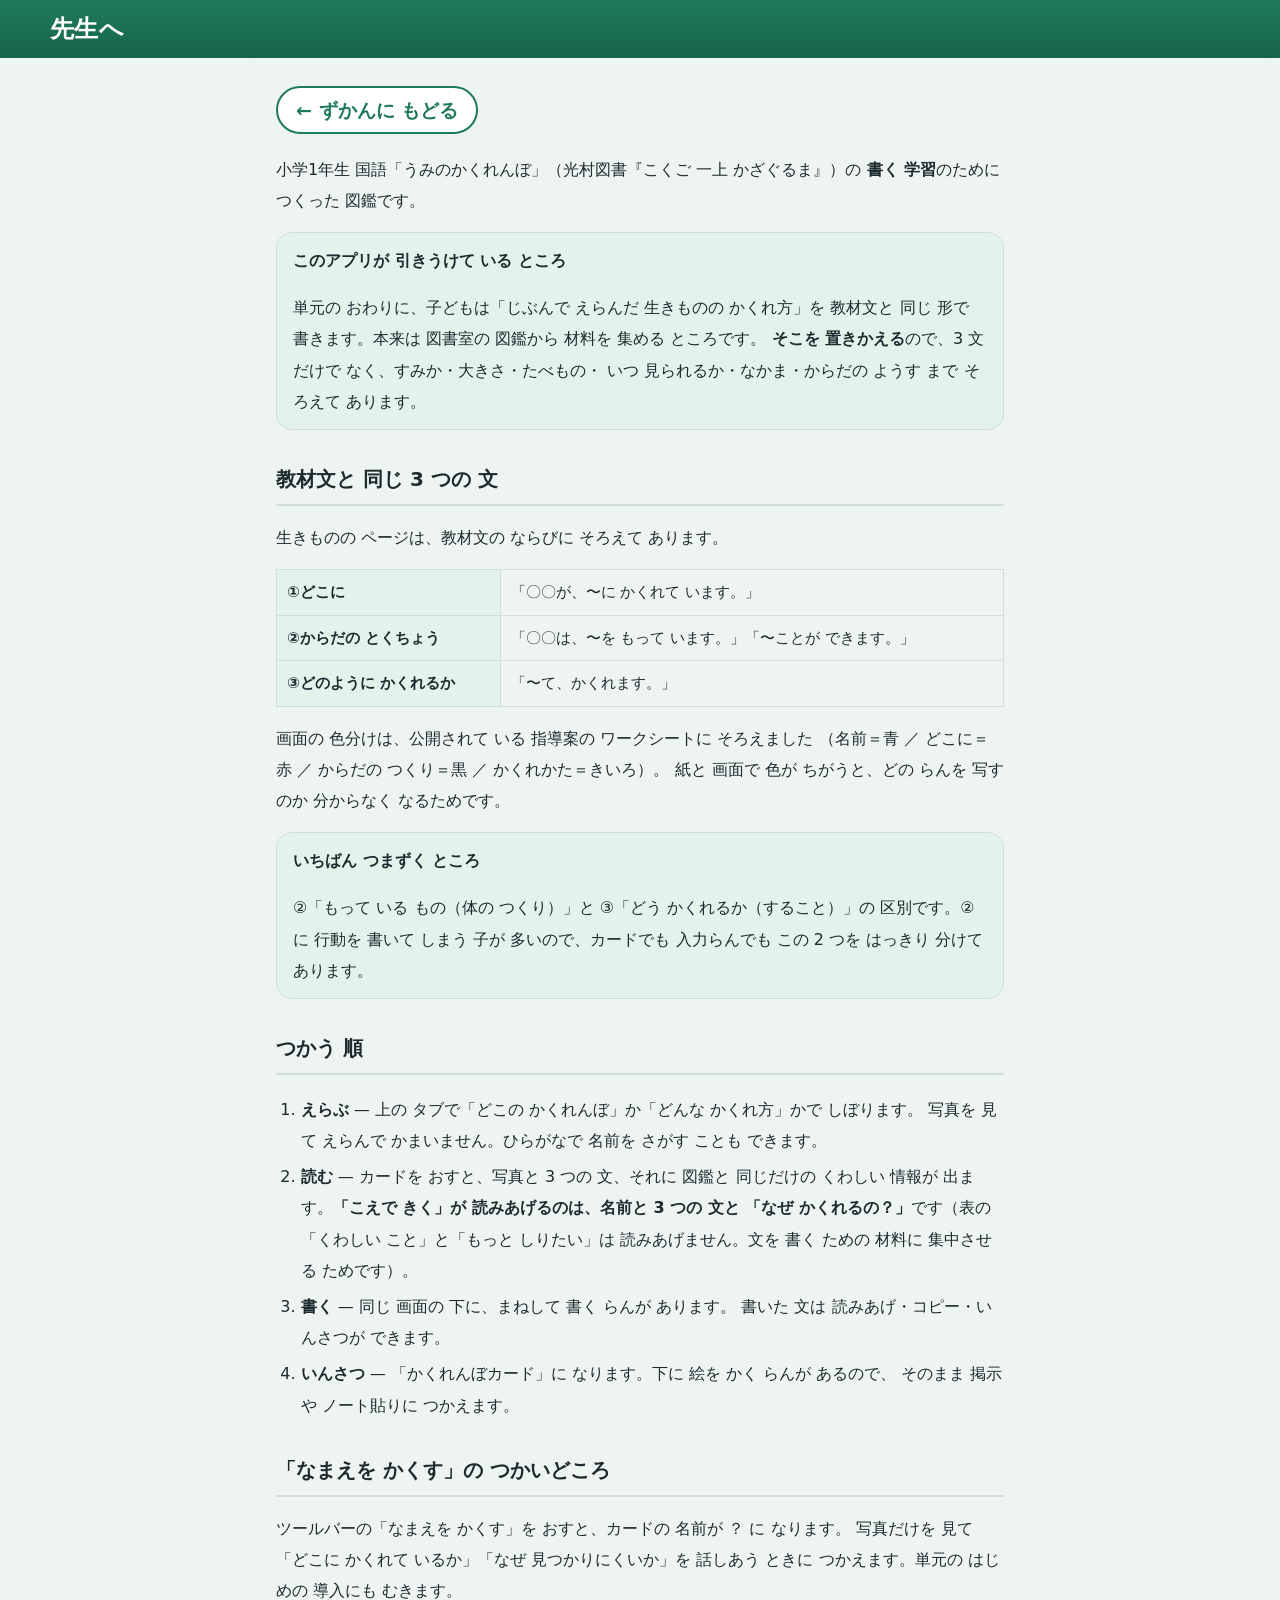
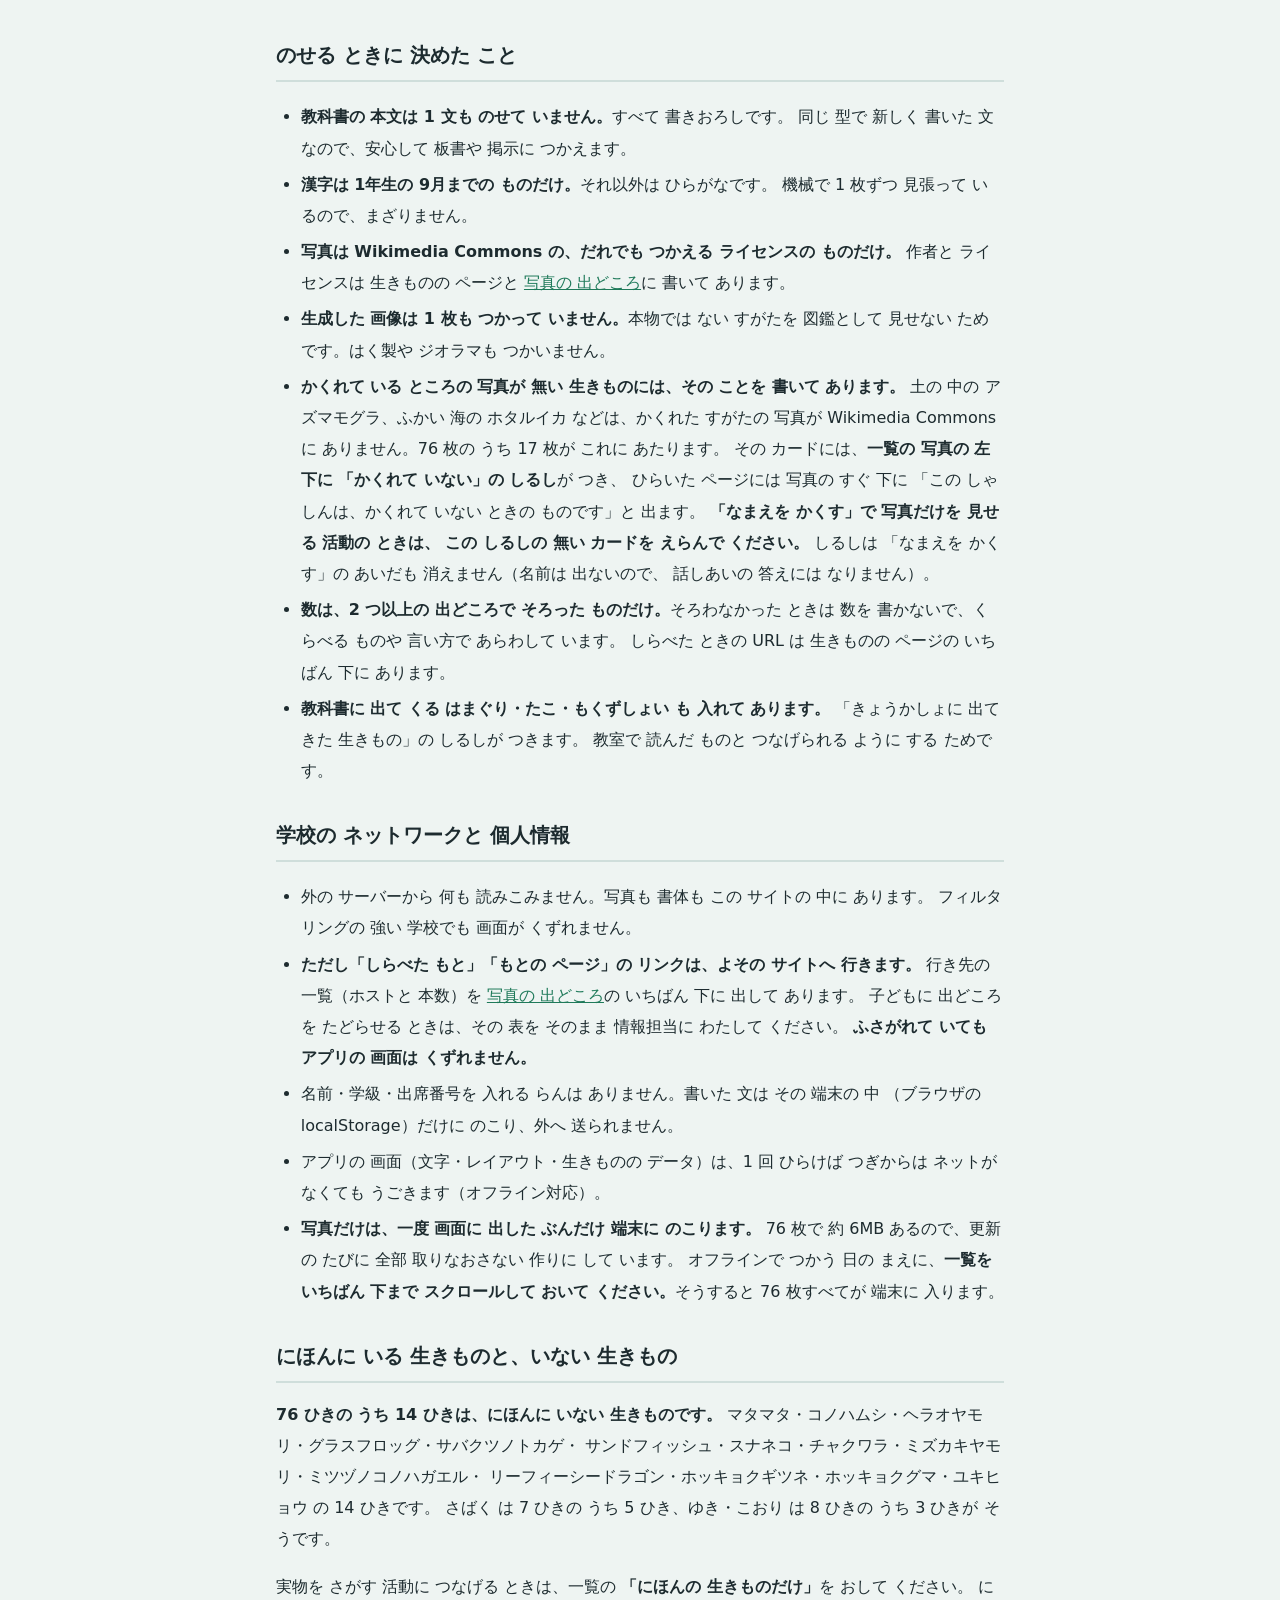
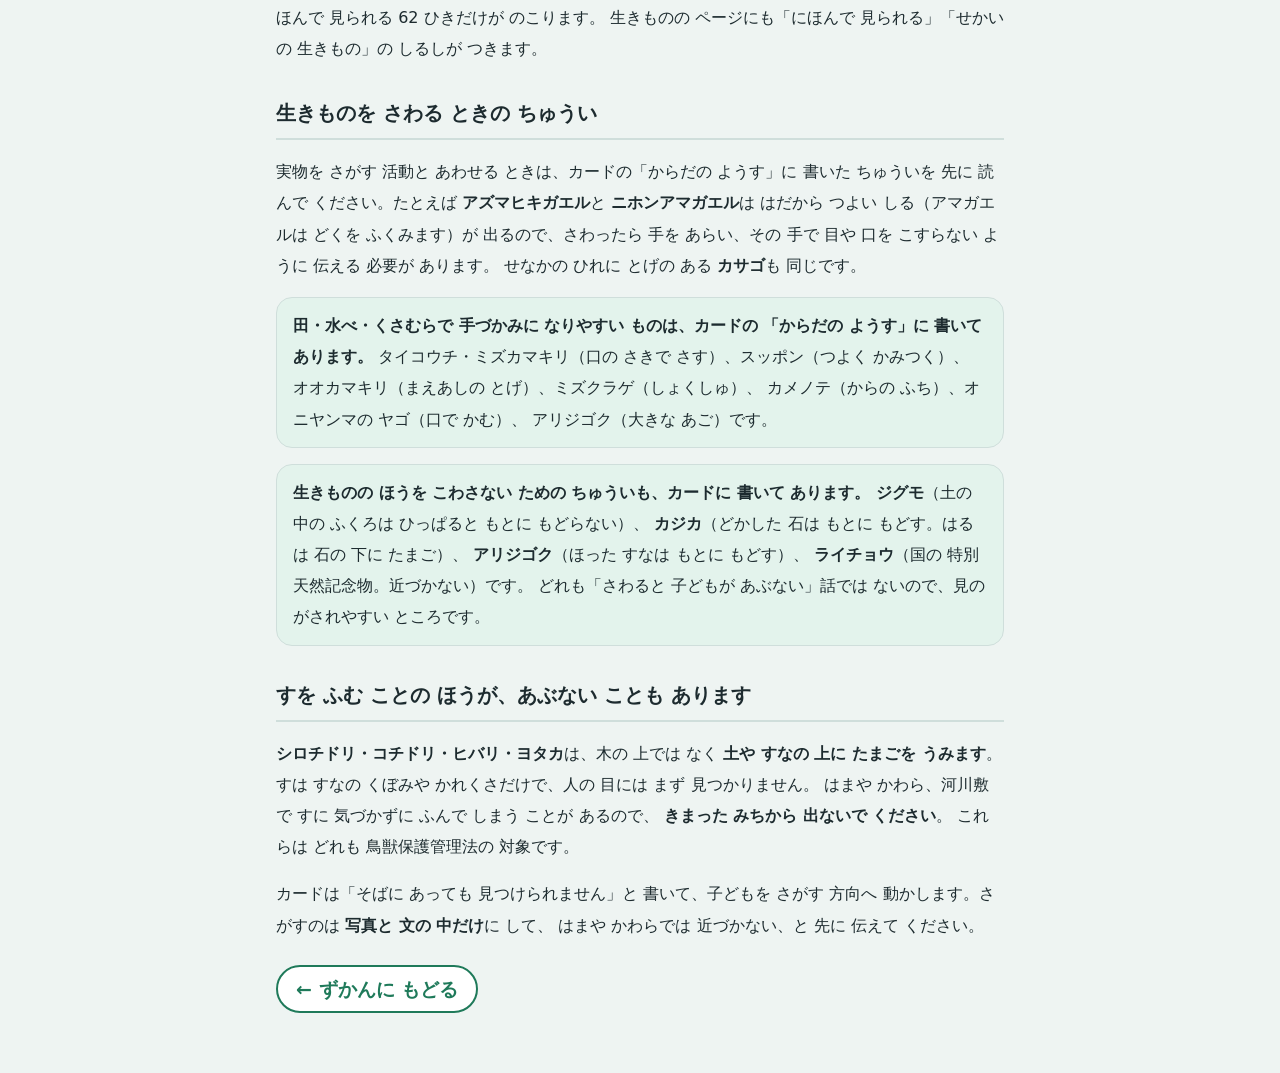
<file: for-teachers.html>
<!DOCTYPE html>
<html lang="ja">
<head>
<meta charset="utf-8">
<meta name="viewport" content="width=device-width, initial-scale=1, viewport-fit=cover">
<meta name="color-scheme" content="light">
<title>先生へ｜しぜんの かくれんぼ ずかん</title>
<meta name="description" content="「うみのかくれんぼ」の 単元の どこで、この ずかんを どう つかうかの 案内です。">
<link rel="icon" href="./assets/favicon.svg" type="image/svg+xml">
<meta name="theme-color" content="#1f7a5a">
<link rel="stylesheet" href="./style.css">
</head>
<body class="doc-page">
<header class="site">
  <div class="site-inner">
    <h1>先生へ</h1>
  </div>
</header>
<main class="doc">
<a class="back" href="./">← ずかんに もどる</a>
<p>小学1年生 国語「うみのかくれんぼ」（光村図書『こくご 一上 かざぐるま』）の
<strong>書く 学習</strong>のために つくった 図鑑です。</p>

<div class="note">
<p><strong>このアプリが 引きうけて いる ところ</strong></p>
<p>単元の おわりに、子どもは「じぶんで えらんだ 生きものの かくれ方」を
教材文と 同じ 形で 書きます。本来は 図書室の 図鑑から 材料を 集める ところです。
<strong>そこを 置きかえる</strong>ので、3 文だけで なく、すみか・大きさ・たべもの・
いつ 見られるか・なかま・からだの ようす まで そろえて あります。</p>
</div>

<h2>教材文と 同じ 3 つの 文</h2>
<p>生きものの ページは、教材文の ならびに そろえて あります。</p>
<table>
<tr><th>①どこに</th><td>「〇〇が、〜に かくれて います。」</td></tr>
<tr><th>②からだの とくちょう</th><td>「〇〇は、〜を もって います。」「〜ことが できます。」</td></tr>
<tr><th>③どのように かくれるか</th><td>「〜て、かくれます。」</td></tr>
</table>
<p>画面の 色分けは、公開されて いる 指導案の ワークシートに そろえました
（名前＝青 ／ どこに＝赤 ／ からだの つくり＝黒 ／ かくれかた＝きいろ）。
紙と 画面で 色が ちがうと、どの らんを 写すのか 分からなく なるためです。</p>

<div class="note">
<p><strong>いちばん つまずく ところ</strong></p>
<p>②「もって いる もの（体の つくり）」と ③「どう かくれるか（すること）」の
区別です。②に 行動を 書いて しまう 子が 多いので、カードでも 入力らんでも
この 2 つを はっきり 分けて あります。</p>
</div>

<h2>つかう 順</h2>
<ol>
<li><strong>えらぶ</strong> — 上の タブで「どこの かくれんぼ」か「どんな かくれ方」かで しぼります。
写真を 見て えらんで かまいません。ひらがなで 名前を さがす ことも できます。</li>
<li><strong>読む</strong> — カードを おすと、写真と 3 つの 文、それに 図鑑と 同じだけの
くわしい 情報が 出ます。<strong>「こえで きく」が 読みあげるのは、名前と 3 つの 文と
「なぜ かくれるの？」</strong>です（表の「くわしい こと」と「もっと しりたい」は
読みあげません。文を 書く ための 材料に 集中させる ためです）。</li>
<li><strong>書く</strong> — 同じ 画面の 下に、まねして 書く らんが あります。
書いた 文は 読みあげ・コピー・いんさつが できます。</li>
<li><strong>いんさつ</strong> — 「かくれんぼカード」に なります。下に 絵を かく らんが あるので、
そのまま 掲示や ノート貼りに つかえます。</li>
</ol>

<h2>「なまえを かくす」の つかいどころ</h2>
<p>ツールバーの「なまえを かくす」を おすと、カードの 名前が ？ に なります。
写真だけを 見て「どこに かくれて いるか」「なぜ 見つかりにくいか」を
話しあう ときに つかえます。単元の はじめの 導入にも むきます。</p>

<h2>のせる ときに 決めた こと</h2>
<ul>
<li><strong>教科書の 本文は 1 文も のせて いません。</strong>すべて 書きおろしです。
同じ 型で 新しく 書いた 文なので、安心して 板書や 掲示に つかえます。</li>
<li><strong>漢字は 1年生の 9月までの ものだけ。</strong>それ以外は ひらがなです。
機械で 1 枚ずつ 見張って いるので、まざりません。</li>
<li><strong>写真は Wikimedia Commons の、だれでも つかえる ライセンスの ものだけ。</strong>
作者と ライセンスは 生きものの ページと
<a href="./credits.html">写真の 出どころ</a>に 書いて あります。</li>
<li><strong>生成した 画像は 1 枚も つかって いません。</strong>本物では ない すがたを
図鑑として 見せない ためです。はく製や ジオラマも つかいません。</li>
<li><strong>かくれて いる ところの 写真が 無い 生きものには、その ことを 書いて あります。</strong>
土の 中の アズマモグラ、ふかい 海の ホタルイカ などは、かくれた すがたの 写真が
Wikimedia Commons に ありません。76 枚の うち 17 枚が これに あたります。
その カードには、<strong>一覧の 写真の 左下に 「かくれて いない」の しるし</strong>が つき、
ひらいた ページには 写真の すぐ 下に
「この しゃしんは、かくれて いない ときの ものです」と 出ます。
<strong>「なまえを かくす」で 写真だけを 見せる 活動の ときは、
この しるしの 無い カードを えらんで ください。</strong>
しるしは 「なまえを かくす」の あいだも 消えません（名前は 出ないので、
話しあいの 答えには なりません）。</li>
<li><strong>数は、2 つ以上の 出どころで そろった ものだけ。</strong>そろわなかった ときは
数を 書かないで、くらべる ものや 言い方で あらわして います。
しらべた ときの URL は 生きものの ページの いちばん 下に あります。</li>
<li><strong>教科書に 出て くる はまぐり・たこ・もくずしょい も 入れて あります。</strong>
「きょうかしょに 出て きた 生きもの」の しるしが つきます。
教室で 読んだ ものと つなげられる ように する ためです。</li>
</ul>

<h2>学校の ネットワークと 個人情報</h2>
<ul>
<li>外の サーバーから 何も 読みこみません。写真も 書体も この サイトの 中に あります。
フィルタリングの 強い 学校でも 画面が くずれません。</li>
<li><strong>ただし「しらべた もと」「もとの ページ」の リンクは、よその サイトへ 行きます。</strong>
行き先の 一覧（ホストと 本数）を
<a href="./credits.html#filtering">写真の 出どころ</a>の いちばん 下に 出して あります。
子どもに 出どころを たどらせる ときは、その 表を そのまま 情報担当に わたして ください。
<strong>ふさがれて いても アプリの 画面は くずれません。</strong></li>
<li>名前・学級・出席番号を 入れる らんは ありません。書いた 文は その 端末の 中
（ブラウザの localStorage）だけに のこり、外へ 送られません。</li>
<li>アプリの 画面（文字・レイアウト・生きものの データ）は、1 回 ひらけば
つぎからは ネットが なくても うごきます（オフライン対応）。</li>
<li><strong>写真だけは、一度 画面に 出した ぶんだけ 端末に のこります。</strong>
76 枚で 約 6MB あるので、更新の たびに 全部 取りなおさない 作りに して います。
オフラインで つかう 日の まえに、<strong>一覧を いちばん 下まで スクロールして
おいて ください。</strong>そうすると 76 枚すべてが 端末に 入ります。</li>
</ul>

<h2>にほんに いる 生きものと、いない 生きもの</h2>
<p><strong>76 ひきの うち 14 ひきは、にほんに いない 生きものです。</strong>
マタマタ・コノハムシ・ヘラオヤモリ・グラスフロッグ・サバクツノトカゲ・
サンドフィッシュ・スナネコ・チャクワラ・ミズカキヤモリ・ミツヅノコノハガエル・
リーフィーシードラゴン・ホッキョクギツネ・ホッキョクグマ・ユキヒョウ の 14 ひきです。
さばく は 7 ひきの うち 5 ひき、ゆき・こおり は 8 ひきの うち 3 ひきが そうです。</p>
<p>実物を さがす 活動に つなげる ときは、一覧の
<strong>「にほんの 生きものだけ」</strong>を おして ください。
にほんで 見られる 62 ひきだけが のこります。
生きものの ページにも「にほんで 見られる」「せかいの 生きもの」の しるしが つきます。</p>

<h2>生きものを さわる ときの ちゅうい</h2>
<p>実物を さがす 活動と あわせる ときは、カードの「からだの ようす」に
書いた ちゅういを 先に 読んで ください。たとえば <strong>アズマヒキガエル</strong>と
<strong>ニホンアマガエル</strong>は はだから つよい しる（アマガエルは どくを ふくみます）が
出るので、さわったら 手を あらい、その 手で 目や 口を
こすらない ように 伝える 必要が あります。
せなかの ひれに とげの ある <strong>カサゴ</strong>も 同じです。</p>

<div class="note">
<p><strong>田・水べ・くさむらで 手づかみに なりやすい ものは、カードの
「からだの ようす」に 書いて あります。</strong>
タイコウチ・ミズカマキリ（口の さきで さす）、スッポン（つよく かみつく）、
オオカマキリ（まえあしの とげ）、ミズクラゲ（しょくしゅ）、
カメノテ（からの ふち）、オニヤンマの ヤゴ（口で かむ）、
アリジゴク（大きな あご）です。</p>
</div>

<div class="note">
<p><strong>生きものの ほうを こわさない ための ちゅういも、カードに
書いて あります。</strong>
<strong>ジグモ</strong>（土の 中の ふくろは ひっぱると もとに もどらない）、
<strong>カジカ</strong>（どかした 石は もとに もどす。はるは 石の 下に たまご）、
<strong>アリジゴク</strong>（ほった すなは もとに もどす）、
<strong>ライチョウ</strong>（国の 特別天然記念物。近づかない）です。
どれも「さわると 子どもが あぶない」話では ないので、見のがされやすい ところです。</p>
</div>

<h2>すを ふむ ことの ほうが、あぶない ことも あります</h2>
<p><strong>シロチドリ・コチドリ・ヒバリ・ヨタカ</strong>は、木の 上では なく
<strong>土や すなの 上に たまごを うみます</strong>。すは すなの くぼみや
かれくさだけで、人の 目には まず 見つかりません。
はまや かわら、河川敷で すに 気づかずに ふんで しまう ことが あるので、
<strong>きまった みちから 出ないで ください</strong>。
これらは どれも 鳥獣保護管理法の 対象です。</p>
<p>カードは「そばに あっても 見つけられません」と 書いて、子どもを
さがす 方向へ 動かします。さがすのは <strong>写真と 文の 中だけ</strong>に して、
はまや かわらでは 近づかない、と 先に 伝えて ください。</p>
<a class="back" href="./">← ずかんに もどる</a>
</main>
<script src="./giga-app-links.js" defer></script>
</body>
</html>
</file>
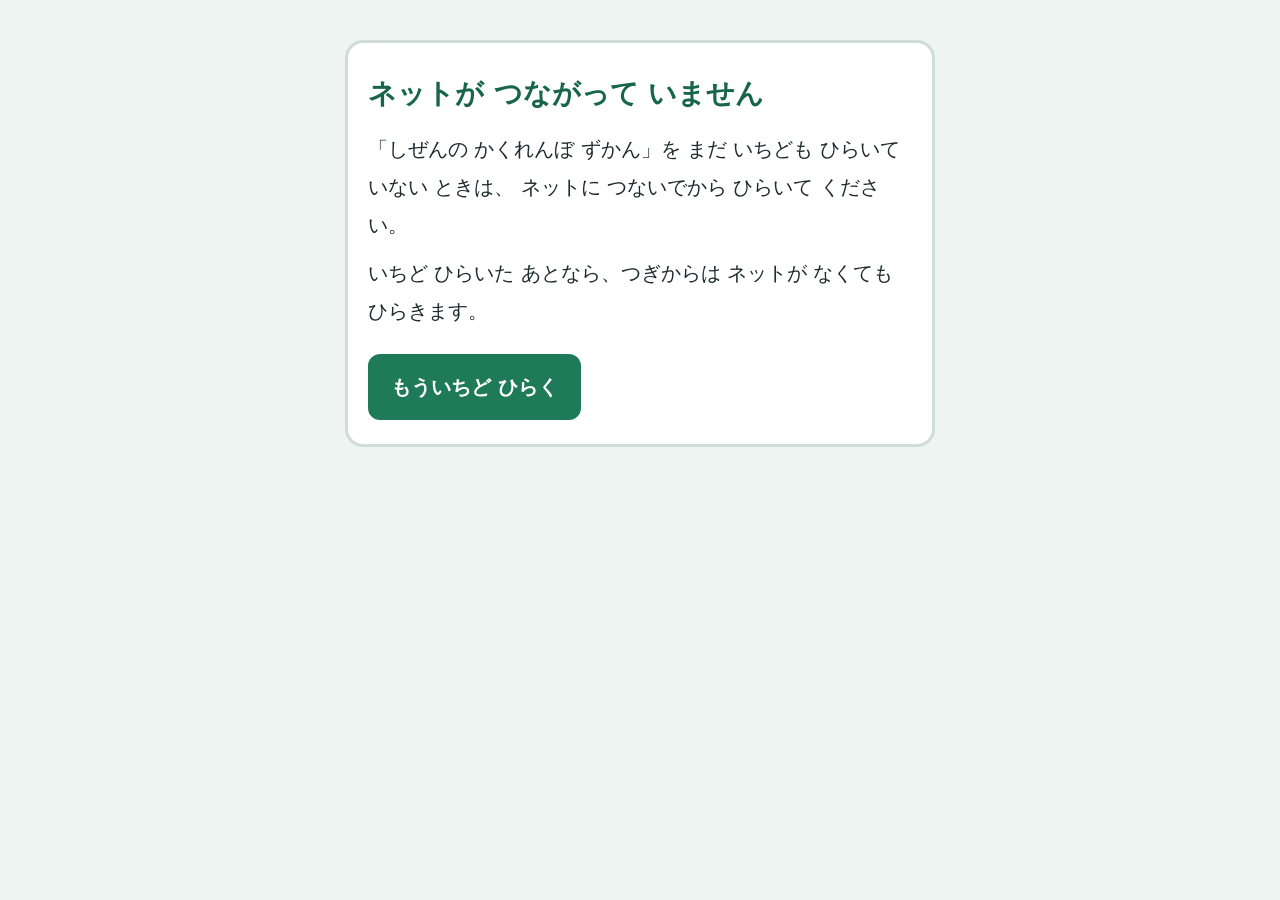
<file: offline.html>
<!DOCTYPE html>
<html lang="ja">
<head>
<meta charset="utf-8">
<meta name="viewport" content="width=device-width, initial-scale=1, viewport-fit=cover">
<title>ネットが つながって いません｜しぜんの かくれんぼ ずかん</title>
<!-- ⚠️ この ページは、本体が まだ 控えに 入って いない ときに 出る もの。
     だから JavaScript も、外から 読む ものも、1 つも つかわない。
     ⚠️ ここも 子どもが 読む。つかう 漢字は カードと 同じ 41 字。 -->
<style>
  :root { color-scheme: light; }
  body {
    margin: 0;
    padding: calc(40px + env(safe-area-inset-top)) calc(20px + env(safe-area-inset-right))
             calc(40px + env(safe-area-inset-bottom)) calc(20px + env(safe-area-inset-left));
    background: #eef4f2; color: #1d2b2f; line-height: 1.9;
    font-family: "Hiragino Maru Gothic ProN", "BIZ UDPGothic", "Yu Gothic", system-ui, sans-serif;
    font-size: clamp(1rem, 0.9rem + 0.6vw, 1.25rem);
  }
  .box {
    max-width: 34rem; margin: 0 auto; background: #fff; border: 3px solid #cfdcd8;
    border-radius: 18px; padding: 24px 20px;
  }
  h1 { font-size: clamp(1.25rem, 1.1rem + 1vw, 1.75rem); margin: 0 0 10px; color: #17654a; }
  p { margin: 10px 0; }
  a {
    display: inline-flex; align-items: center; justify-content: center;
    min-height: 48px; min-width: 48px; padding: 6px 20px; margin-top: 14px;
    border: 3px solid #1f7a5a; border-radius: 12px;
    background: #1f7a5a; color: #fff; font-weight: 800; text-decoration: none;
  }
  @media (forced-colors: active) { a { border: 3px solid ButtonText; } }
</style>
</head>
<body>
<div class="box">
  <h1>ネットが つながって いません</h1>
  <p>「しぜんの かくれんぼ ずかん」を まだ いちども ひらいて いない ときは、
  ネットに つないでから ひらいて ください。</p>
  <p>いちど ひらいた あとなら、つぎからは ネットが なくても ひらきます。</p>
  <a href="./">もういちど ひらく</a>
</div>
</body>
</html>
</file>
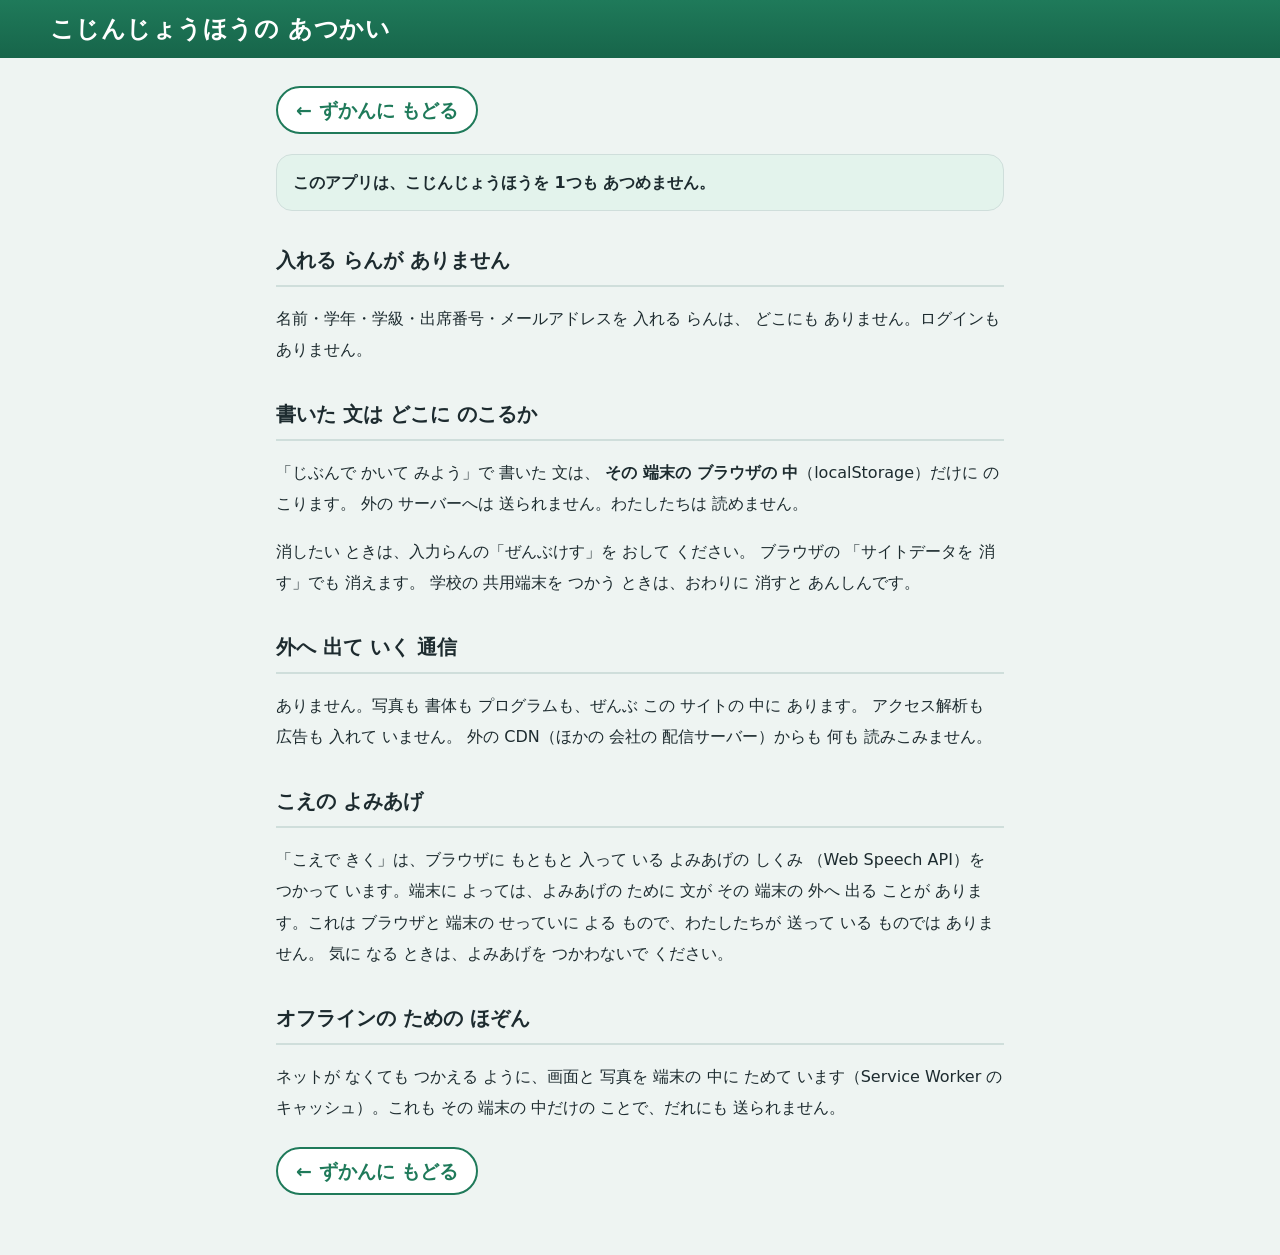
<file: privacy.html>
<!DOCTYPE html>
<html lang="ja">
<head>
<meta charset="utf-8">
<meta name="viewport" content="width=device-width, initial-scale=1, viewport-fit=cover">
<meta name="color-scheme" content="light">
<title>こじんじょうほうの あつかい｜しぜんの かくれんぼ ずかん</title>
<meta name="description" content="「しぜんの かくれんぼ ずかん」は、こじんじょうほうを 1つも あつめません。">
<link rel="icon" href="./assets/favicon.svg" type="image/svg+xml">
<meta name="theme-color" content="#1f7a5a">
<link rel="stylesheet" href="./style.css">
</head>
<body class="doc-page">
<header class="site">
  <div class="site-inner">
    <h1>こじんじょうほうの あつかい</h1>
  </div>
</header>
<main class="doc">
<a class="back" href="./">← ずかんに もどる</a>
<div class="note">
<p><strong>このアプリは、こじんじょうほうを 1つも あつめません。</strong></p>
</div>

<h2>入れる らんが ありません</h2>
<p>名前・学年・学級・出席番号・メールアドレスを 入れる らんは、
どこにも ありません。ログインも ありません。</p>

<h2>書いた 文は どこに のこるか</h2>
<p>「じぶんで かいて みよう」で 書いた 文は、
<strong>その 端末の ブラウザの 中</strong>（localStorage）だけに のこります。
外の サーバーへは 送られません。わたしたちは 読めません。</p>
<p>消したい ときは、入力らんの「ぜんぶけす」を おして ください。
ブラウザの 「サイトデータを 消す」でも 消えます。
学校の 共用端末を つかう ときは、おわりに 消すと あんしんです。</p>

<h2>外へ 出て いく 通信</h2>
<p>ありません。写真も 書体も プログラムも、ぜんぶ この サイトの 中に あります。
アクセス解析も 広告も 入れて いません。
外の CDN（ほかの 会社の 配信サーバー）からも 何も 読みこみません。</p>

<h2>こえの よみあげ</h2>
<p>「こえで きく」は、ブラウザに もともと 入って いる よみあげの しくみ
（Web Speech API）を つかって います。端末に よっては、よみあげの ために
文が その 端末の 外へ 出る ことが あります。これは ブラウザと 端末の
せっていに よる もので、わたしたちが 送って いる ものでは ありません。
気に なる ときは、よみあげを つかわないで ください。</p>

<h2>オフラインの ための ほぞん</h2>
<p>ネットが なくても つかえる ように、画面と 写真を 端末の 中に
ためて います（Service Worker のキャッシュ）。これも その 端末の 中だけの
ことで、だれにも 送られません。</p>
<a class="back" href="./">← ずかんに もどる</a>
</main>
<script src="./giga-app-links.js" defer></script>
</body>
</html>
</file>
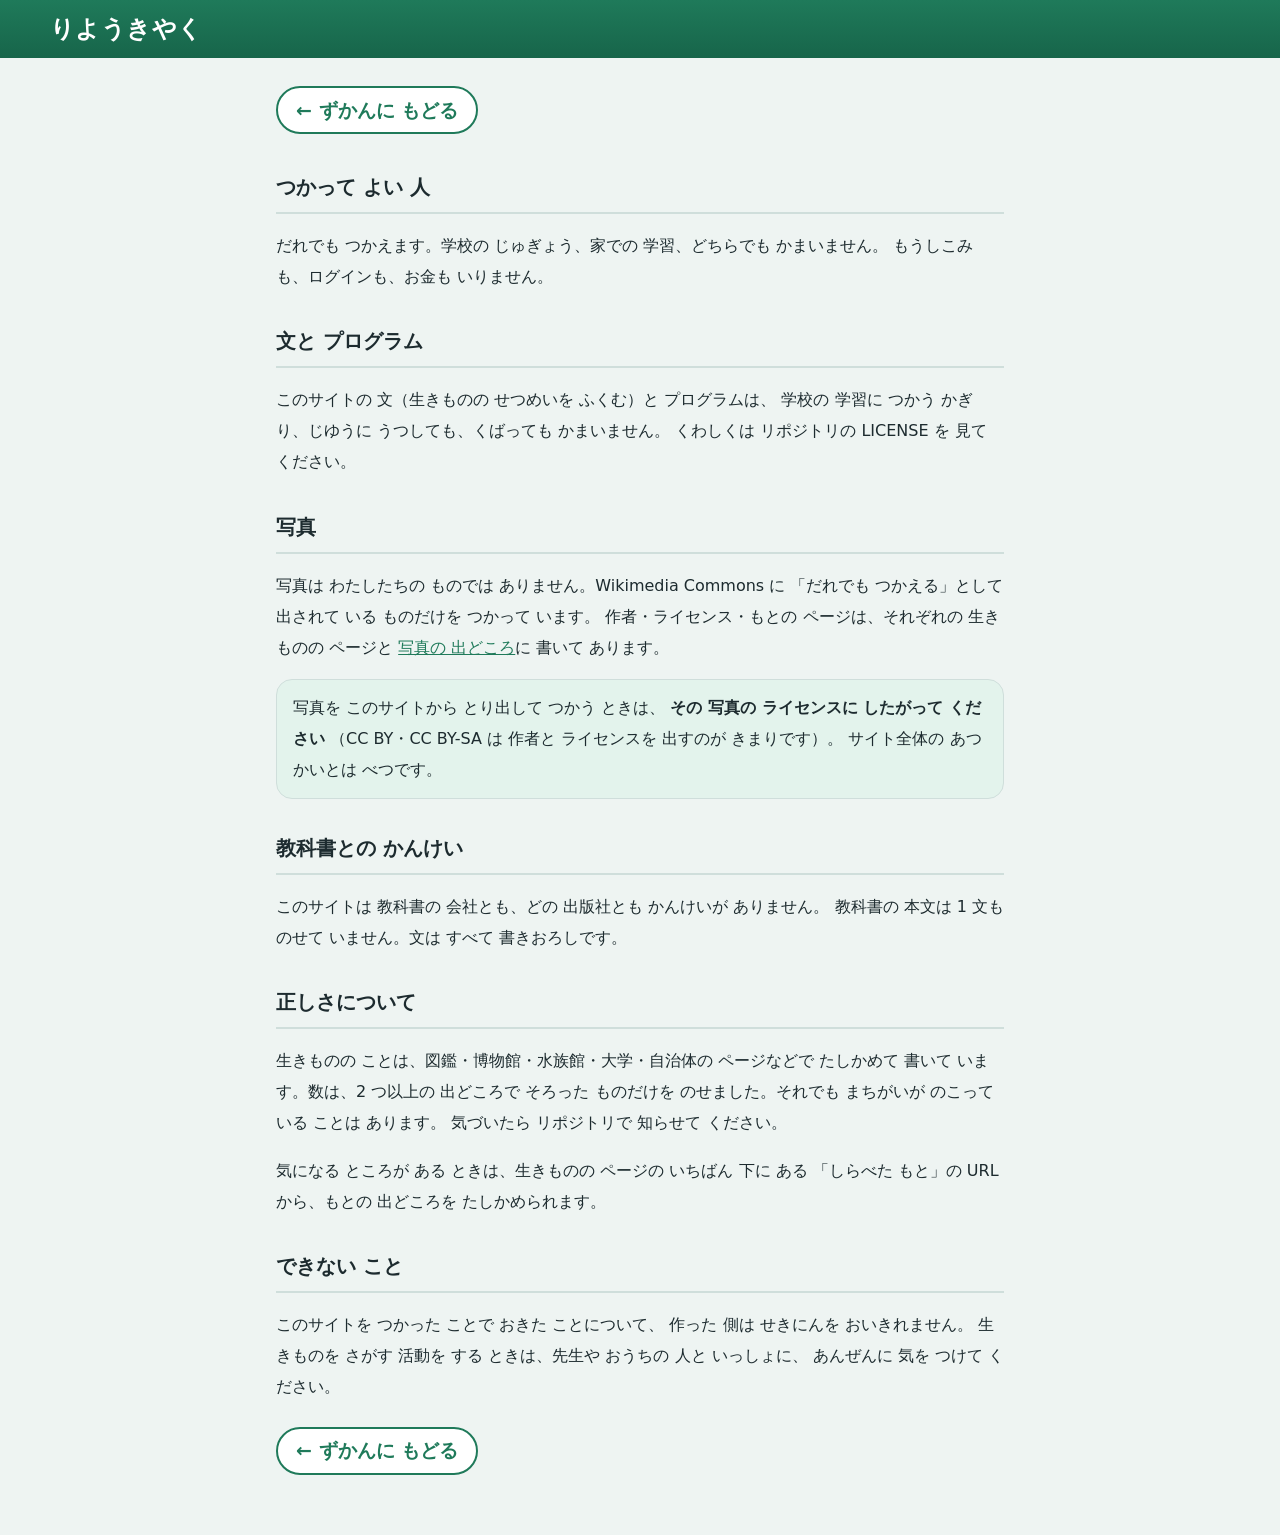
<file: terms.html>
<!DOCTYPE html>
<html lang="ja">
<head>
<meta charset="utf-8">
<meta name="viewport" content="width=device-width, initial-scale=1, viewport-fit=cover">
<meta name="color-scheme" content="light">
<title>りようきやく｜しぜんの かくれんぼ ずかん</title>
<meta name="description" content="「しぜんの かくれんぼ ずかん」の りようきやくです。">
<link rel="icon" href="./assets/favicon.svg" type="image/svg+xml">
<meta name="theme-color" content="#1f7a5a">
<link rel="stylesheet" href="./style.css">
</head>
<body class="doc-page">
<header class="site">
  <div class="site-inner">
    <h1>りようきやく</h1>
  </div>
</header>
<main class="doc">
<a class="back" href="./">← ずかんに もどる</a>
<h2>つかって よい 人</h2>
<p>だれでも つかえます。学校の じゅぎょう、家での 学習、どちらでも かまいません。
もうしこみも、ログインも、お金も いりません。</p>

<h2>文と プログラム</h2>
<p>このサイトの 文（生きものの せつめいを ふくむ）と プログラムは、
学校の 学習に つかう かぎり、じゆうに うつしても、くばっても かまいません。
くわしくは リポジトリの LICENSE を 見て ください。</p>

<h2>写真</h2>
<p>写真は わたしたちの ものでは ありません。Wikimedia Commons に
「だれでも つかえる」として 出されて いる ものだけを つかって います。
作者・ライセンス・もとの ページは、それぞれの 生きものの ページと
<a href="./credits.html">写真の 出どころ</a>に 書いて あります。</p>
<div class="note">
<p>写真を このサイトから とり出して つかう ときは、
<strong>その 写真の ライセンスに したがって ください</strong>
（CC BY・CC BY-SA は 作者と ライセンスを 出すのが きまりです）。
サイト全体の あつかいとは べつです。</p>
</div>

<h2>教科書との かんけい</h2>
<p>このサイトは 教科書の 会社とも、どの 出版社とも かんけいが ありません。
教科書の 本文は 1 文も のせて いません。文は すべて 書きおろしです。</p>

<h2>正しさについて</h2>
<p>生きものの ことは、図鑑・博物館・水族館・大学・自治体の ページなどで
たしかめて 書いて います。数は、2 つ以上の 出どころで そろった ものだけを
のせました。それでも まちがいが のこって いる ことは あります。
気づいたら リポジトリで 知らせて ください。</p>
<p>気になる ところが ある ときは、生きものの ページの いちばん 下に ある
「しらべた もと」の URL から、もとの 出どころを たしかめられます。</p>

<h2>できない こと</h2>
<p>このサイトを つかった ことで おきた ことについて、
作った 側は せきにんを おいきれません。
生きものを さがす 活動を する ときは、先生や おうちの 人と いっしょに、
あんぜんに 気を つけて ください。</p>
<a class="back" href="./">← ずかんに もどる</a>
</main>
<script src="./giga-app-links.js" defer></script>
</body>
</html>
</file>
<file: style.css>
/* =====================================================================
   しぜんの かくれんぼ ずかん — 見た目
   ---------------------------------------------------------------------
   ・外から何も読まない（Zero External CDN）。書体は端末に入っているものだけ。
     写真も リポジトリの 中に 置いて、自分の ドメインから 配る。
   ・押せるものは 48px 角より小さくしない（艦隊のルール 2）。
     rem で書くと文字を小さくした端末で下限を割るので、px の絶対値で置く。
   ・地と字の明暗差は 4.5:1 以上。
   ===================================================================== */

:root {
  --bg: #eef4f2;
  --panel: #ffffff;
  --ink: #1d2b2f;
  --ink-soft: #4a5f66;
  --line: #cfdedb;

  /* ワークシートの 色分けに そろえる。小田原市立下中小の 指導案が
     ①名前=青 ②どこに=赤 ③からだの つくり=黒 ④かくれかた=きいろ で
     分けている。紙と 画面の 色が ちがうと、どの らんを 写すのか 分からなくなる。 */
  --s-name: #1264a3;
  --s-place: #c62828;
  --s-body: #37474f;
  --s-how: #a65f00;
  --s-how-bg: #f7c948;

  --accent: #1f7a5a;
  --accent-bg: #e3f3ec;
  --toi: #e2600d;
  --toi-bg: #fff3e7;
  --warn: #9a4b00;

  --radius: 16px;
  --shadow: 0 2px 0 rgba(29, 43, 47, .07), 0 8px 22px rgba(29, 43, 47, .10);
  --tap: 48px;

  --font: "Hiragino Kaku Gothic ProN", "Hiragino Sans", "BIZ UDPGothic",
          "Yu Gothic Medium", "Meiryo", system-ui, -apple-system, sans-serif;
}

* { box-sizing: border-box; }
html { color-scheme: light; }

/* ⚠️ 字の 大きさは ぜんぶ rem。px で 書くと、ブラウザの
      「文字の 大きさ」を 大きく して いる 子の 画面だけ 何も かわらない。
      1rem = ブラウザの きほんの 大きさ（ふつうは 16px）なので、
      いまの 見た目は 16px の とき そのまま。
   ⚠️ タップの 大きさ（--tap: 48px）は px の まま。あちらを rem に すると、
      字を 小さく して いる 端末で 48px を 下まわる（艦隊の きまり）。 */
body {
  margin: 0;
  background: var(--bg);
  color: var(--ink);
  font-family: var(--font);
  font-size: clamp(1rem, 0.95rem + 0.3vw, 1.1875rem);
  line-height: 1.9;
  -webkit-text-size-adjust: 100%;
}

.body-text { letter-spacing: .02em; }

/* ── ヘッダー ───────────────────────────────────────────── */

/* ⚠️ ノッチの ある 端末（iPad / iPhone）では、viewport-fit=cover に して
   いる ぶん、画面の はしまで 絵が のびる。env(safe-area-inset-*) を
   足さないと、題が ノッチの 下に もぐる（GIGA Standard v5 の D_SAFE_AREA）。 */
header.site {
  background: linear-gradient(180deg, #1f7a5a 0%, #17654a 100%); color: #fff;
  padding: calc(13px + env(safe-area-inset-top)) calc(16px + env(safe-area-inset-right))
           11px calc(16px + env(safe-area-inset-left));
}
.site-inner { max-width: 1180px; margin: 0 auto; display: flex; align-items: center; gap: 12px; flex-wrap: wrap; }
.site h1 { margin: 0; font-size: clamp(1.1875rem, 1.05rem + 0.7vw, 1.5rem); line-height: 1.4; letter-spacing: .02em; }
.site .lead { margin: 0; font-size: 0.875rem; opacity: .92; flex-basis: 100%; }
.site .mark { width: 38px; height: 38px; flex: none; }

/* ── 道具だな ───────────────────────────────────────────── */

/* ⚠️ はりついた まま 高く なると、字を 大きく して いる 子の 画面では
      道具だなが 上半分を うめて、カードが 見えなく なる。
      高さに 上限を おいて、こえたら 道具だなの 中を ころがせるように する。 */
.toolbar {
  position: sticky; top: 0; z-index: 20; background: var(--panel);
  border-bottom: 2px solid var(--line); box-shadow: 0 2px 12px rgba(29,43,47,.06);
  max-height: 60vh; overflow-y: auto;
}
/* 画面が たてに みじかい とき（よこむきの タブレットなど）は はりつけない */
@media (max-height: 520px) { .toolbar { position: static; max-height: none; } }
.toolbar-inner {
  max-width: 1180px; margin: 0 auto;
  padding: 8px calc(12px + env(safe-area-inset-right)) 10px calc(12px + env(safe-area-inset-left));
}

.tab-label { font-size: 0.8125rem; font-weight: 700; color: var(--ink-soft); margin: 4px 2px 2px; }
.tab-note { font-weight: 700; color: var(--accent); margin-left: 4px; }

.tabs { display: flex; gap: 8px; overflow-x: auto; padding-bottom: 4px; scrollbar-width: thin; }

.tab {
  flex: none; min-height: var(--tap); min-width: var(--tap);
  padding: 6px 14px; border: 2px solid var(--line); border-radius: 999px;
  background: #fff; color: var(--ink); font-family: inherit; font-size: 1rem;
  font-weight: 700; cursor: pointer; display: inline-flex; align-items: center;
  gap: 6px; white-space: nowrap;
}
.tab:hover { border-color: var(--accent); }
.tab[aria-pressed="true"] { background: var(--accent); border-color: var(--accent); color: #fff; }
.tab .n { font-size: 0.8125rem; font-weight: 700; opacity: .75; }
.tab .teach { font-size: 0.6875rem; font-weight: 700; opacity: .8; margin-left: 2px; }
.tab .glyph { width: 22px; height: 22px; flex: none; }
.tab.is-empty { opacity: .42; cursor: default; background: #f4f6f6; }
.tab.is-empty:hover { border-color: var(--line); }

.toolbar-row { display: flex; gap: 8px; align-items: center; flex-wrap: wrap; padding: 8px 2px 2px; }

.search {
  flex: 1 1 200px; min-height: var(--tap); padding: 6px 14px;
  border: 2px solid var(--line); border-radius: 999px; font-family: inherit;
  font-size: 1rem; color: var(--ink); background: #fff;
}
.search:focus { outline: 0; border-color: var(--accent); box-shadow: 0 0 0 3px var(--accent-bg); }

.count-line { max-width: 1180px; margin: 0 auto; padding: 10px 16px 0; font-size: 0.9375rem; color: var(--ink-soft); }

/* ── カードの 並び ─────────────────────────────────────── */

main { max-width: 1180px; margin: 0 auto; padding: 8px 12px 48px; }

.grid { display: grid; grid-template-columns: repeat(2, 1fr); gap: 12px; padding: 12px 0; align-items: start; }
@media (min-width: 620px)  { .grid { grid-template-columns: repeat(3, 1fr); } }
@media (min-width: 900px)  { .grid { grid-template-columns: repeat(4, 1fr); } }
@media (min-width: 1150px) { .grid { grid-template-columns: repeat(5, 1fr); } }

.card {
  appearance: none; -webkit-appearance: none; border: 3px solid var(--line);
  border-radius: var(--radius); background: var(--panel); box-shadow: var(--shadow);
  overflow: hidden; padding: 0; margin: 0; font: inherit; color: inherit;
  text-align: left; cursor: pointer; display: flex; flex-direction: column; width: 100%;
}
.card:hover { border-color: var(--accent); }
.card:focus-visible { outline: 4px solid var(--toi); outline-offset: 2px; }

/* 写真。縦横比を そろえないと、カードの 高さが ばらばらに なる。
   ⚠️ `aspect-ratio` だけでは そろわない。.card は flex なので .shot は
      flex item に なり、中の <img> の もともとの 縦横比が かってしまう。
      2026-11-08 に 実測: はばは ぜんぶ 216px なのに 高さが
      162 / 215 / 253px と ばらばらで、たての ながい 写真の カードだけ
      下へ はみ出して いた。
      padding-top で 高さを 作り、<img> を position:absolute で
      はめこむ 書き方なら、どの 縦横比でも 必ず 4:3 に なる。 */
.card .shot {
  position: relative; width: 100%; height: 0; padding-top: 75%;
  background: #dfe8e5; display: block; overflow: hidden; flex: none;
}
.card .shot img {
  position: absolute; inset: 0;
  width: 100%; height: 100%; object-fit: cover; display: block;
}

/* かくれて いない しゃしんの しるし。しゃしんの 上に のせる。
   ⚠️ 下の 「なまえを かくす」で かくさない こと（app.js の 注意書き）。 */
.card .nothide {
  position: absolute; left: 6px; bottom: 6px; z-index: 1;
  background: rgba(23, 42, 38, .88); color: #fff;
  font-size: 0.6875rem; font-weight: 700; line-height: 1.4;
  padding: 3px 7px; border-radius: 999px; letter-spacing: .02em;
}

.card .cap { padding: 8px 10px 10px; }
.card .nm { font-size: 1rem; font-weight: 800; letter-spacing: .02em; line-height: 1.5; color: var(--s-name); }
.card .sub { font-size: 0.75rem; color: var(--ink-soft); margin-top: 2px; line-height: 1.6; }

/* なまえを かくす（クイズに する）
   ⚠️ 字を 見えなく するだけでは だめ。読み上げは 字を 読むので、
      名まえは app.js の buildCard が 「？」に 入れかえて いる。
      ここは その 「？」の 見た目だけを ととのえる。
   ⚠️ はばを 名まえなりに すると、ながい 名まえの カードだけ 帯が ながく
      なって、字数が 手がかりに なる。はばを そろえる。 */
body.is-quiz .card .nm {
  display: inline-block; min-width: 4.5em; text-align: center;
  background: var(--ink-soft); color: #fff; border-radius: 6px; user-select: none;
}
/* 写真が まだ 控えに 無い ところを オフラインで ひらくと、こわれた 画像の
   かわりに alt の 字が 出る。クイズ中は その 字も 読めなく する。
   （alt そのものからも 名まえは 外して ある。二重の 見はり。） */
body.is-quiz .card .shot img { color: transparent; }
/* ⚠️ .sub（ばしょ／かくれかた）も いっしょに かくす。
      for-teachers.html が すすめる はじめの 活動は「しゃしんだけを 見て
      『どこに かくれて いるか』『なぜ 見つかりにくいか』を 話しあう」もの。
      名まえの すぐ 下に その 2 つの 答えが 出て いたら 話しあいに ならない。 */
body.is-quiz .card .sub { visibility: hidden; }

.empty { padding: 40px 16px; text-align: center; color: var(--ink-soft); font-size: 1.0625rem; }

/* ── くわしい ページ（ダイアログ）───────────────────────── */

dialog.sheet {
  width: min(880px, 96vw); max-height: 94vh; padding: 0; border: 0;
  border-radius: var(--radius); box-shadow: 0 20px 60px rgba(0,0,0,.35);
  color: var(--ink); background: var(--panel);
}
dialog.sheet::backdrop { background: rgba(14, 30, 26, .55); }

.sheet-head {
  position: sticky; top: 0; z-index: 2; background: var(--s-name); color: #fff;
  padding: 10px 14px; display: flex; align-items: center; gap: 10px;
}
.sheet-head h2 { margin: 0; font-size: clamp(1.125rem, 1rem + 0.6vw, 1.4375rem); letter-spacing: .04em; min-height: 28px; }
.sheet-head .close {
  margin-left: auto; flex: none; min-height: var(--tap); min-width: var(--tap);
  padding: 6px 16px; border-radius: 12px; border: 2px solid #fff; background: #fff;
  color: var(--s-name); font-family: inherit; font-size: 0.9375rem; font-weight: 800; cursor: pointer;
}

.sheet-body { padding: 14px 16px 22px; }

.hero { margin: 0 0 6px; }
/* ⚠️ object-fit は contain。cover に すると 生きものの からだが
      切れて、どこが かくれて いるのか 分からなく なる。
   ⚠️ 高さは ひかえめに する。ここが たかいと、いちばん 大事な
      「3つの 文」が 画面の 外へ 押し出される。たての ながい 写真で
      46vh だと 3つの 文が ぜんぶ 下に かくれて いた（2026-11-08）。
   ⚠️ 地は くらく しない。contain なので よこに あく ところが
      まっくろな おびに 見える。 */
.hero img {
  width: 100%; max-height: 34vh; object-fit: contain;
  background: #eaf1ef; border: 1px solid var(--line);
  border-radius: 12px; display: block;
}

/* 写真の 出どころ。CC BY / CC BY-SA は 作者と ライセンスを 出すのが きまり */
/* しゃしんが「かくれて いない ときの もの」だと 書く 行。
   ⚠️ 小さくして 目だたなく しない。これを 読まないと、しゃしんを 見て
      「どこに かくれて いるか」を さがす 子が、さがせない ものを さがす。 */
.photo-note {
  margin: 6px 0 0; padding: 7px 12px; border-radius: 8px;
  background: #fff6e0; border: 1px solid #e8cf96;
  font-size: 0.875rem; line-height: 1.7; color: #6b4e14;
}
.credit { font-size: 0.75rem; color: var(--ink-soft); line-height: 1.7; margin: 5px 0 14px; }
/* ⚠️ 字だけの リンクは 行の 高さしか なく、48px 角を 割る。
      おとなが 押す ところでも 押せる ものは 押せる 大きさに する。 */
.credit a {
  color: var(--accent);
  display: inline-flex; align-items: center;
  min-height: var(--tap); padding: 0 4px;
}
/* ライセンスの つなぎと Commons の つなぎの あいだの あき。
   ⚠️ ここを 全角スペース（U+3000）で 空けない。分かち書きの
      すきまは ぜんぶ 半角で そろえて ある（tools/check-data.mjs が
      data/ 側を 見張って いる）。 */
.credit a + a { margin-left: 10px; }

h3.sec { font-size: 0.9375rem; margin: 18px 0 6px; color: var(--accent); letter-spacing: .06em; }

/* 教材文の 3 文。ここが 書き写す ところ */
.steps { margin: 0; padding: 0; list-style: none; }
.steps li { position: relative; padding: 8px 0 8px 40px; border-bottom: 1px dashed var(--line); font-size: clamp(1rem, 0.95rem + 0.3vw, 1.1875rem); line-height: 2; }
.steps li:last-child { border-bottom: 0; }
.steps li::before {
  content: attr(data-n); position: absolute; left: 0; top: 12px;
  width: 28px; height: 28px; border-radius: 50%; background: #fff;
  font-size: 0.875rem; font-weight: 800; display: grid; place-items: center; line-height: 1;
  border: 2px solid currentColor;
}
.steps .tag { display: block; font-size: 0.75rem; font-weight: 800; letter-spacing: .08em; line-height: 1.6; }
.steps li[data-n="1"], .steps li[data-n="1"] .tag { color: var(--s-place); }
.steps li[data-n="2"], .steps li[data-n="2"] .tag { color: var(--s-body); }
.steps li[data-n="3"], .steps li[data-n="3"] .tag { color: var(--s-how); }
.steps li .txt { color: var(--ink); display: block; }
.steps li[data-n="3"]::before { background: var(--s-how-bg); color: #4a2f00; }

/* くわしい ことの 表 */
.facts { width: 100%; border-collapse: collapse; font-size: 1rem; }
.facts th, .facts td { border: 1px solid var(--line); padding: 7px 10px; text-align: left; vertical-align: top; line-height: 1.85; }
.facts th { background: #f1f6f4; font-weight: 800; white-space: nowrap; width: 8.5em; }

.why { margin: 10px 0 0; padding: 11px 13px; background: var(--accent-bg); border-radius: 12px; font-size: 1rem; line-height: 1.95; color: #17452f; }

.motto { margin: 8px 0 0; padding-left: 1.3em; }
.motto li { margin: 4px 0; line-height: 1.9; }

.chips { display: flex; flex-wrap: wrap; gap: 6px; margin: 10px 0 0; }
.chip { font-size: 0.8125rem; font-weight: 700; padding: 2px 10px; border-radius: 999px; background: #eef2f1; color: var(--ink-soft); border: 1px solid var(--line); }
.chip.is-textbook { background: var(--toi-bg); border-color: #f0c79a; color: var(--warn); font-weight: 800; }

/* ── 文を かく ─────────────────────────────────────────── */

.writer { border-top: 4px solid var(--toi); margin-top: 22px; padding-top: 14px; }
.writer h3 { color: var(--toi); font-size: 1.0625rem; margin: 0 0 4px; }

.field { margin: 0 0 14px; }
.field > label { display: block; font-size: 0.9375rem; font-weight: 800; margin-bottom: 4px; color: var(--toi); }
.field[data-step="name"]  > label { color: var(--s-name); }
.field[data-step="place"] > label { color: var(--s-place); }
.field[data-step="body"]  > label { color: var(--s-body); }
.field[data-step="how"]   > label { color: var(--s-how); }

.howto { font-size: 0.875rem; color: var(--ink-soft); margin: 0 0 6px; line-height: 1.8; }

.field input[type="text"], .field textarea {
  width: 100%; min-height: var(--tap); padding: 10px 12px;
  border: 2px solid var(--line); border-radius: 12px; font-family: inherit;
  font-size: 1.0625rem; line-height: 1.9; color: var(--ink); background: #fff; resize: vertical;
}
.field input:focus, .field textarea:focus { outline: 0; border-color: var(--toi); box-shadow: 0 0 0 3px var(--toi-bg); }

.choices { display: flex; flex-wrap: wrap; gap: 8px; margin-top: 8px; }
.choice {
  appearance: none; -webkit-appearance: none; min-height: var(--tap); padding: 6px 14px;
  border-radius: 999px; border: 2px solid var(--line); background: #fff; color: var(--ink);
  font-family: inherit; font-size: 0.9375rem; font-weight: 700; cursor: pointer;
}
.choice[aria-pressed="true"] { background: var(--toi); border-color: var(--toi); color: #fff; }

.sample { margin: 6px 0 0; padding: 8px 12px; border-left: 5px solid var(--line); background: #f6f8f8; border-radius: 0 10px 10px 0; font-size: 0.9375rem; color: var(--ink-soft); line-height: 1.9; }
.sample[hidden] { display: none; }

.preview { margin: 8px 0 0; padding: 14px 16px; border: 3px solid var(--s-name); border-radius: 14px; background: #e8f2fb; min-height: 110px; }
.preview-line { position: relative; margin: 0 0 6px; padding: 4px 0 6px 38px; font-size: clamp(1.125rem, 1rem + 0.6vw, 1.375rem); line-height: 2.1; letter-spacing: .02em; }
.preview-line:last-child { margin-bottom: 0; }
.preview-line::before {
  content: attr(data-n); position: absolute; left: 0; top: 10px; width: 26px; height: 26px;
  border-radius: 50%; color: #fff; font-size: 0.875rem; font-weight: 800;
  display: grid; place-items: center; line-height: 1;
}
.preview-line[data-n="1"]::before { background: var(--s-place); }
.preview-line[data-n="2"]::before { background: var(--s-body); }
.preview-line[data-n="3"]::before { background: var(--s-how); }

.draw-box, .print-title { display: none; }

.btn {
  appearance: none; -webkit-appearance: none; min-height: var(--tap); min-width: var(--tap);
  padding: 6px 14px; border-radius: 12px; border: 2px solid var(--accent); background: #fff;
  color: var(--accent); font-family: inherit; font-size: 0.9375rem; font-weight: 800;
  cursor: pointer; display: inline-flex; align-items: center; justify-content: center; gap: 6px; line-height: 1.3;
}
.btn:hover { background: var(--accent-bg); }
.btn:focus-visible { outline: 4px solid var(--toi); outline-offset: 2px; }
.btn.primary { background: var(--accent); color: #fff; }
.btn.primary:hover { background: #17654a; }
.btn.is-speaking { background: var(--accent); color: #fff; }
.btn .glyph { width: 20px; height: 20px; flex: none; }

.tools { display: flex; flex-wrap: wrap; gap: 8px; margin-top: 12px; }

.notice { margin: 14px 0 0; padding: 10px 12px; border-radius: 12px; background: #fff8e8; border: 1px solid #f0d9a8; font-size: 0.875rem; color: var(--warn); line-height: 1.8; }

/* ── そのほか ───────────────────────────────────────────── */

footer.site {
  border-top: 2px solid var(--line); background: #fff; font-size: 0.875rem; color: var(--ink-soft);
  /* ホームバーの ぶんを 下に 足す。足さないと いちばん 下の ボタンが 押せない */
  padding: 18px calc(16px + env(safe-area-inset-right))
           calc(40px + env(safe-area-inset-bottom)) calc(16px + env(safe-area-inset-left));
}
.footer-inner { max-width: 1180px; margin: 0 auto; }
.footer-inner p { margin: 4px 0; }
.footer-inner a { color: var(--accent); }
/* 1 だいを じゅんばんに つかう ときの「ぜんぶ けす」。
   ⚠️ ボタンは 48px（--tap）の まま。.btn を そのまま つかう。 */
.wipe-row { display: flex; flex-wrap: wrap; align-items: center; gap: 10px; margin: 12px 0 !important; }

.print-hint { display: none; }

.skip-link { position: absolute; left: -9999px; top: 0; background: #fff; color: var(--ink); padding: 10px 16px; z-index: 60; }
.skip-link:focus { left: 8px; top: 8px; }

/* 紙に 出すと、書いた 文だけが「かくれんぼカード」に なる */
@media print {
  header.site, .toolbar, .grid, footer.site, .count-line, .empty,
  .sheet-head, .hero, .credit, .photo-note, .facts, .why, .motto, .chips, .steps,
  h3.sec, .howto, .sample, .choices, .tools, .notice, .writer h3 { display: none !important; }

  /* カードを ひらかないで いんさつした ときだけ 出る 1 行。
     これが 無いと 紙が まっ白に なる。 */
  .print-hint { display: block; font-size: 14pt; line-height: 1.8; text-align: center; margin: 40mm 0; }
  body.is-sheet-open .print-hint { display: none !important; }

  .field > label { display: none; }
  .field input[type="text"], .field textarea { display: none; }

  /* ⚠️ margin を 0 に 落とす ことを 忘れない。<dialog> は ブラウザの
        もとの きまりで margin:auto を 持って いて、いんさつの ときも
        のこる。2026-11-08 に はかったら 上に 208px（およそ 55mm）の
        あきが できて、カードが 紙の 5 分の 1 ほど 下から 始まって いた。 */
  /* ⚠️ [open] を 付ける ことを 忘れない。作者の CSS は ブラウザの
        もとの きまり（dialog:not([open]) { display:none }）より つよいので、
        付けないと とじた あとの カードまで 紙に 出る。 */
  dialog.sheet[open] {
    position: static; display: block; box-shadow: none;
    max-height: none; width: auto; margin: 0 !important; border: 0;
  }
  dialog.sheet[open]::backdrop { display: none; }
  .sheet-body { padding: 0; }
  .writer { border-top: 0; margin-top: 0; padding-top: 0; }
  body { background: #fff; }

  .print-title { display: block !important; margin: 0 0 5mm; font-size: 15pt; letter-spacing: .1em; border-bottom: 2px solid #000; padding-bottom: 2mm; }

  .preview { border: 2px solid #000; background: #fff; border-radius: 8px; padding: 10mm 8mm; min-height: 0; }
  .preview-line { font-size: 16pt; line-height: 2.1; }
  .preview-line::before { background: #fff !important; color: #000; border: 2px solid #000; }

  /* 紙の のこりを つかいきる。A4 たて − 上下の あき 24mm − 文の らん で
     およそ 150mm のこる。小さいと 絵が かきにくい。 */
  .draw-box { display: block; margin-top: 6mm; border: 2px solid #000; border-radius: 8px; height: 150mm; position: relative; }
  .draw-box span { position: absolute; top: 3mm; left: 4mm; font-size: 11pt; font-weight: 800; }

  /* 読みもの の ページ（先生へ・きやく・こじんじょうほう・写真の 出どころ）。
     ⚠️ 題は header.site の 中に ある。上の きまりで header.site を
        消して いるので、ここで もどさないと 題の ない 紙が 出る。
        「← ずかんに もどる」は おせない ボタンなので 紙には 出さない。 */
  body.doc-page header.site {
    display: block !important;
    background: none; color: #000; padding: 0 0 4mm;
    border-bottom: 2px solid #000;
  }
  body.doc-page header.site h1 { font-size: 16pt; }
  body.doc-page .back { display: none !important; }
  body.doc-page .doc { max-width: none; padding: 0; }

  @page { margin: 12mm; }
}

/* ── 読みもの の ページ（先生へ・きやく・出どころ）────────────
   ⚠️ index.html と 同じ style.css を つかう。ページごとに CSS を
      足すと、SW の 先読み一覧（sw.js の PRECACHE_URLS）と
      ずれて、オフラインで 字だけの ページに なる。 */

.doc { max-width: 760px; margin: 0 auto; padding: 20px 16px 56px; }
.doc h2 { font-size: 1.25rem; margin: 30px 0 10px; padding-bottom: 6px; border-bottom: 2px solid var(--line); }
.doc h3 { font-size: 1.0625rem; margin: 22px 0 6px; color: var(--accent); }
.doc p, .doc li { font-size: 1rem; line-height: 1.95; }
.doc ul, .doc ol { padding-left: 1.3em; }
.doc li { margin: 5px 0; }
.doc a { color: var(--accent); }
.doc .note {
  background: var(--accent-bg); border: 1px solid var(--line);
  border-radius: var(--radius); padding: 12px 16px; margin: 16px 0;
}
.doc .note p:first-child { margin-top: 0; }
.doc .note p:last-child { margin-bottom: 0; }
.doc table { width: 100%; border-collapse: collapse; margin: 14px 0; font-size: 0.9375rem; }
.doc th, .doc td { border: 1px solid var(--line); padding: 8px 10px; text-align: left; vertical-align: top; }
.doc th { background: var(--accent-bg); white-space: nowrap; }
.doc .back {
  display: inline-flex; align-items: center; justify-content: center;
  min-height: var(--tap); min-width: var(--tap); padding: 0 18px;
  margin: 8px 0 4px; border-radius: 999px;
  background: var(--panel); border: 2px solid var(--accent);
  color: var(--accent); font-weight: 700; text-decoration: none;
}

/* 写真の 出どころの 一覧。長いので 1 行を 低くする */
.credits { font-size: 0.875rem; }
.credits td { padding: 6px 8px; line-height: 1.6; }
.credits .nm { white-space: nowrap; font-weight: 700; }

/* ── 「ホーム画面に いれる」の おしらせ ────────────────── */

.install-bar {
  position: fixed; left: 12px; right: 12px; bottom: 12px; z-index: 60;
  max-width: 560px; margin: 0 auto;
  background: var(--panel); border: 2px solid var(--accent);
  border-radius: var(--radius); box-shadow: var(--shadow);
  padding: 12px 14px;
}
.install-bar p { margin: 0 0 10px; font-size: 0.9375rem; line-height: 1.7; }
.install-btns { display: flex; gap: 10px; flex-wrap: wrap; }
.install-bar button {
  min-height: var(--tap); min-width: 96px; padding: 0 18px;
  border-radius: 999px; font: inherit; font-weight: 700; cursor: pointer;
}
.install-go { background: var(--accent); color: #fff; border: 2px solid var(--accent); }
.install-no { background: var(--panel); color: var(--ink-soft); border: 2px solid var(--line); }
@media print { .install-bar { display: none; } }

/* ── しらべた もと（たたんで おく）────────────────────── */

.sources { margin: 18px 0 4px; font-size: 0.875rem; }
.sources summary {
  cursor: pointer; color: var(--ink-soft);
  min-height: var(--tap); display: flex; align-items: center;
}
.sources ul { margin: 2px 0 0; padding-left: 1.3em; }
.sources li { margin: 0; }
/* ⚠️ 押せる ものは 48px 角より 小さく しない（艦隊の ルール 2）。
      字だけの リンクは 17px しか ないので、上下に あきを 足して のばす。 */
.sources a {
  color: var(--accent); word-break: break-all;
  display: inline-flex; align-items: center; min-height: var(--tap);
  padding: 0 4px;
}
@media print { .sources { display: none; } }

/* ── 見えかた・うごきの ちがいに あわせる ─────────────────
 *
 * ⚠️ 1 クラスの 中には、うごく 画面で 気もちが わるく なる 子と、
 *    ハイコントラストで つかう 子が かならず いる。
 *    （GIGA Standard v5 の D_REDUCED_MOTION / D_FORCED_COLORS）
 * -------------------------------------------------------------- */

/* うごきを へらす せってい。
   ⚠️ 0 に しない こと。0 に すると animation-fill-mode: forwards が
      効かなく なって、出したい ものが そのまま 消える。 */
@media (prefers-reduced-motion: reduce) {
  *, *::before, *::after {
    animation-duration: 0.01ms !important;
    animation-iteration-count: 1 !important;
    transition-duration: 0.01ms !important;
    scroll-behavior: auto !important;
  }
}

/* ハイコントラスト（Windows の「色の 反転」など）。
   ⚠️ 地の 色が 無効に されると、ボタンが ただの 字に 見えて、
      おせる ことが わからなく なる。ふちを 線で 残す。 */
@media (forced-colors: active) {
  .btn, .tab, .card, .close, .copy-helper { border: 2px solid ButtonText; }
  .card { forced-color-adjust: none; }
  .card .nm, .card .sub { forced-color-adjust: auto; }
  .card .nothide { border: 2px solid ButtonText; background: Canvas; color: CanvasText; }
  body.is-quiz .card .nm { background: ButtonText; color: Canvas; }
  .tab[aria-pressed="true"], .btn[aria-pressed="true"] { outline: 3px solid Highlight; outline-offset: 2px; }
  .preview { border: 3px solid CanvasText; }
}

/* クリップボードへ うつす ための、見えない らん。
   ⚠️ style 属性で 書かない こと。CSP の style-src が 見て いるので、
      しめた 画面では だまって 効かなく なる。 */
.copy-helper { position: fixed; top: -1000px; left: 0; opacity: 0; }
</file>
